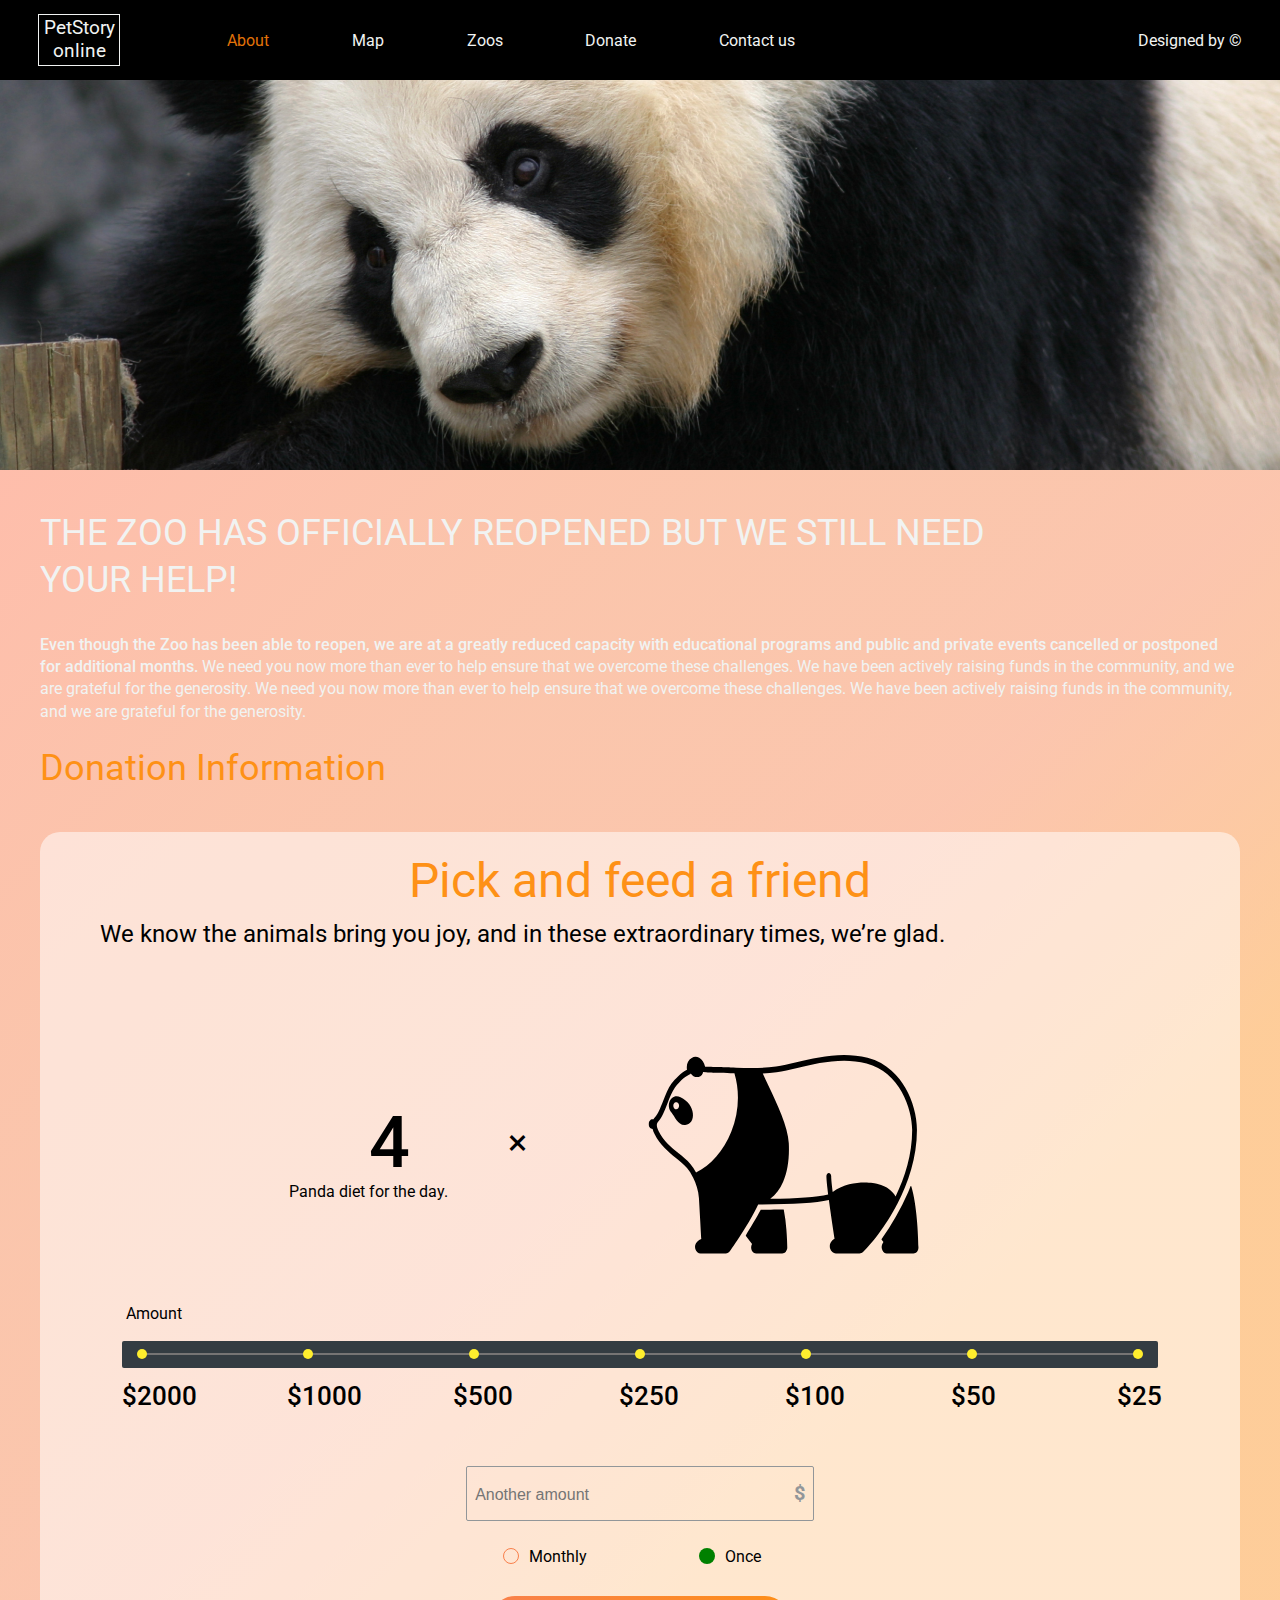
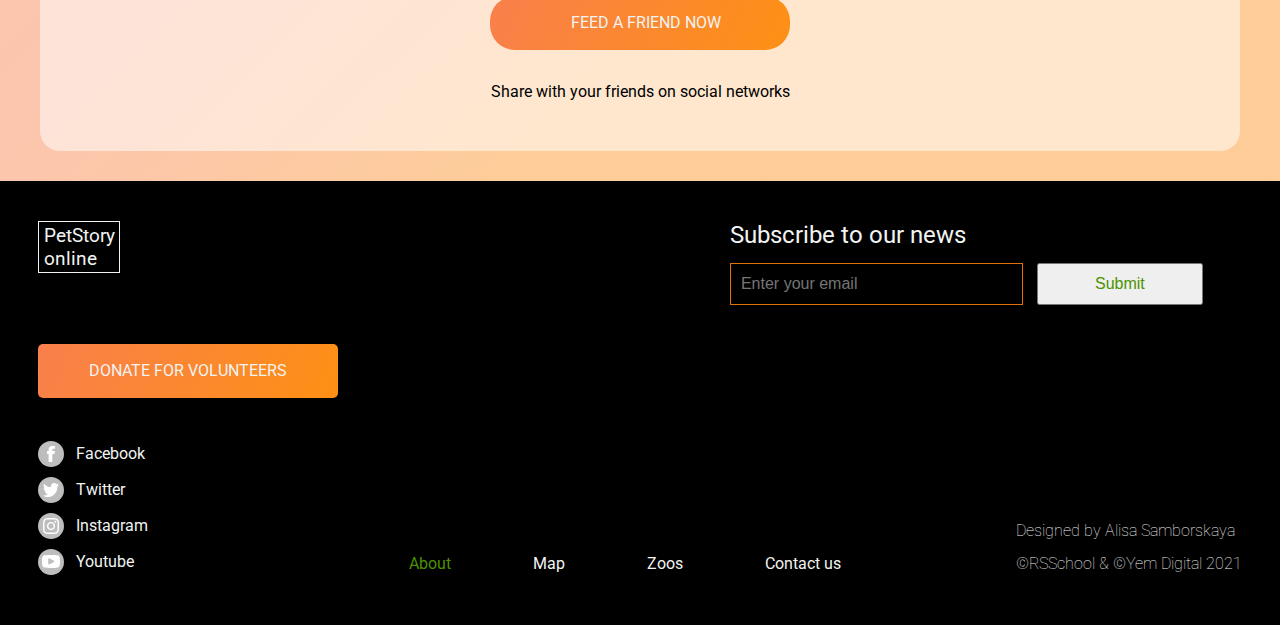
<file: src/donate/index.html>
<!DOCTYPE html>
<html lang="en">

<head>
    <meta charset="UTF-8">
    <meta http-equiv="X-UA-Compatible" content="IE=edge">
    <meta name="viewport" content="width=device-width, initial-scale=1.0">
    <meta property="og:url" content="">
    <meta property="og:type" content="website">
    <meta property="og:title" content="The best pet story ever">
    <meta property="og:image" content="">
    <title>Pet Story</title>
    <link rel="preconnect" href="https://fonts.googleapis.com">
    <link rel="preconnect" href="https://fonts.gstatic.com" crossorigin>
    <link href="https://fonts.googleapis.com/css2?family=Roboto:wght@100;300;400;500;700&display=swap" rel="stylesheet">
    <link rel="stylesheet" href="styles.css">
</head>

<body>
    <div class="container">
        <header class="header" id="header">
            <div class="header-wrapper">
                <div class="header_desktop">
                    <h1 class="logo">
                        <a href="#" class="logo_link">PetStory online</a>
                    </h1>
                    <nav class="navbar">
                        <ul class="navbar_list">
                            <li class="navbar_list_item"><a href="#" class="navbar_list_item_link active">About</a></li>
                            <li class="navbar_list_item"><a href="#" class="navbar_list_item_link">Map</a></li>
                            <li class="navbar_list_item"><a href="#" class="navbar_list_item_link">Zoos</a></li>
                            <li class="navbar_list_item"><a href="#" class="navbar_list_item_link">Donate</a></li>
                            <li class="navbar_list_item"><a href="#" class="navbar_list_item_link">Contact us</a></li>
                        </ul>
                    </nav>
                    <div class="head_copyright"><a href="#" class="head_copyright_link">Designed by ©</a></div>
                </div>
                <div class="humburger">
                    <div class="humburger_item"></div>
                    <div class="humburger_item"></div>
                    <div class="humburger_item"></div>
                </div>
            </div>
        </header>
        <main>
            <div class="bg-panda"></div>
            <section class="donate">
                <div class="donate-wrapper">
                    <article class="donate-info">
                        <h3>
                            THE ZOO HAS OFFICIALLY REOPENED BUT WE STILL NEED YOUR HELP!
                        </h3>
                        <p>
                            Even though the Zoo has been able to reopen, we are at a greatly reduced capacity with
                            educational programs and public and private events cancelled or postponed for additional
                            months.<span> We need you now more than ever to help ensure that we overcome these
                                challenges. We have been actively raising funds in the community, and we are grateful
                                for the generosity. We need you now more than ever to help ensure that we overcome these
                                challenges. We have been actively raising funds in the community, and we are grateful
                                for the generosity.</span>
                        </p>
                    </article>
                    <h3>Donation Information</h3>
                    <div class="donate-schema">
                        <div class="donate-schema_wrapper">

                            <h2>Pick and feed a friend</h2>
                            <p>We know the animals bring you joy, and in these extraordinary times, we’re glad.</p>

                            <div class="donate-card">
                                
                                <div class="card_multiply">&times;</div>
                                    <p>4</p>
                                <p>Panda diet for the day.</p>
                                <div class="card_image"></div>
                            </div>
                            <div class="progress-bar">
                                <p>Amount</p>
                                <div class="bar-outer">
                                    <div class="bar-inner"></div>
                                    <ul class="circles">
                                        <li class="radio-sum">
                                            <input type="radio" name="radio" id="sum5000" value="5000">
                                            <label for="sum5000"><i>$</i>5000</label>
                                        </li>
                                        <li class="radio-sum">
                                            <input type="radio" name="radio" id="sum2000" value="2000">
                                            <label for="sum2000"><i>$</i>2000</label>
                                        </li>
                                        <li class="radio-sum">
                                            <input type="radio" name="radio" id="sum1000" value="1000">
                                            <label for="sum1000"><i>$</i>1000</label>
                                        </li>
                                        <li class="radio-sum">
                                            <input type="radio" name="radio" id="sum500" value="500">
                                            <label for="sum500"><i>$</i>500</label>
                                        </li>
                                        <li class="radio-sum">
                                            <input type="radio" name="radio" id="sum250" value="250">
                                            <label for="sum250"><i>$</i>250</label>
                                        </li>
                                        <li class="radio-sum">
                                            <input type="radio" name="radio" id="sum100" value="100">
                                            <label for="sum100"><i>$</i>100</label>
                                        </li>
                                        <li class="radio-sum">
                                            <input type="radio" name="radio" id="sum50" value="50">
                                            <label for="sum50"><i>$</i>50</label>
                                        </li>
                                        <li class="radio-sum">
                                            <input type="radio" name="radio" id="sum25" value="25">
                                            <label for="sum25"><i>$</i>25</label>
                                        </li>
                                    </ul>
                                </div>
                            </div>
                            <form action="#" class="amount-form">
                                <div class="another-amount">
                                    <input type="number" placeholder="Another amount" max="9999">
                                    $
                                </div>
                                <div class="radio-check">
                                    <div class="radio-check-1">
                                        <input type="radio" name="radio" id="monthly">
                                        <label for="monthly">Monthly</label>
                                    </div>
                                    <div class="radio-check-2">
                                        <input type="radio" name="radio" id="once" checked>
                                        <label for="once">Once</label>
                                    </div>
                                </div>
                            </form>
                            <a href="#" class="btn btn-radius-b btn-b  donate_btn"><span>FEED A FRIEND NOW</span></a>
                            <p>Share with your friends on social networks</p>
                        </div>
                    </div>
                </div>
            </section>
        </main>
        <footer class="footer" id="footer">
            <div class="footer-container">
                <div class="footer-logo">
                    <a href=""><span>PetStory online</span></a>
                </div>
                <div class="btn-container">
                    <a href="" class="btn btn-b btn-radius-c footer_btn"><span>DONATE FOR VOLUNTEERS</span></a>
                </div>
                <div class="socials">
                    <div class="socials-list">
                        <a href="" class="social-link"><i class="social-icon icon-1"></i><span>Facebook</span></a>
                        <a href="" class="social-link"><i class="social-icon icon-2"></i><span>Twitter</span></a>
                        <a href="" class="social-link"><i class="social-icon icon-3"></i><span>Instagram</span></a>
                        <a href="" class="social-link"><i class="social-icon icon-4"></i><span>Youtube</span></a>
                    </div>
                </div>
                <div class="footer-navbar">
                    <ul class="navbar_list">
                        <li class="navbar_list_item"><a href="#" class="footer-navbar_list_item_link active">About</a>
                        </li>
                        <li class="navbar_list_item"><a href="#" class="footer-navbar_list_item_link">Map</a></li>
                        <li class="navbar_list_item"><a href="#" class="footer-navbar_list_item_link">Zoos</a></li>
                        <li class="navbar_list_item"><a href="#" class="footer-navbar_list_item_link">Contact us</a>
                        </li>
                    </ul>
                </div>
                <form class="subscribe-form">
                    <label for="email" class="input-label">
                        Subscribe to our news
                    </label>
                    <div class="subscribe-wrapper">
                        <input type="email" name="email" id="email" placeholder="Enter your email">
                        <button type="submit" class="btn-submit">Submit</button>
                    </div>
                </form>
                <div class="footer-copyright_container">
                    <div class="footer-copyright">
                        <p> Designed by Alisa Samborskaya</p>
                        <p>©RSSchool & ©Yem Digital 2021</p>
                    </div>
                </div>
            </div>
        </footer>
    </div>
</body>

</html>
</file>
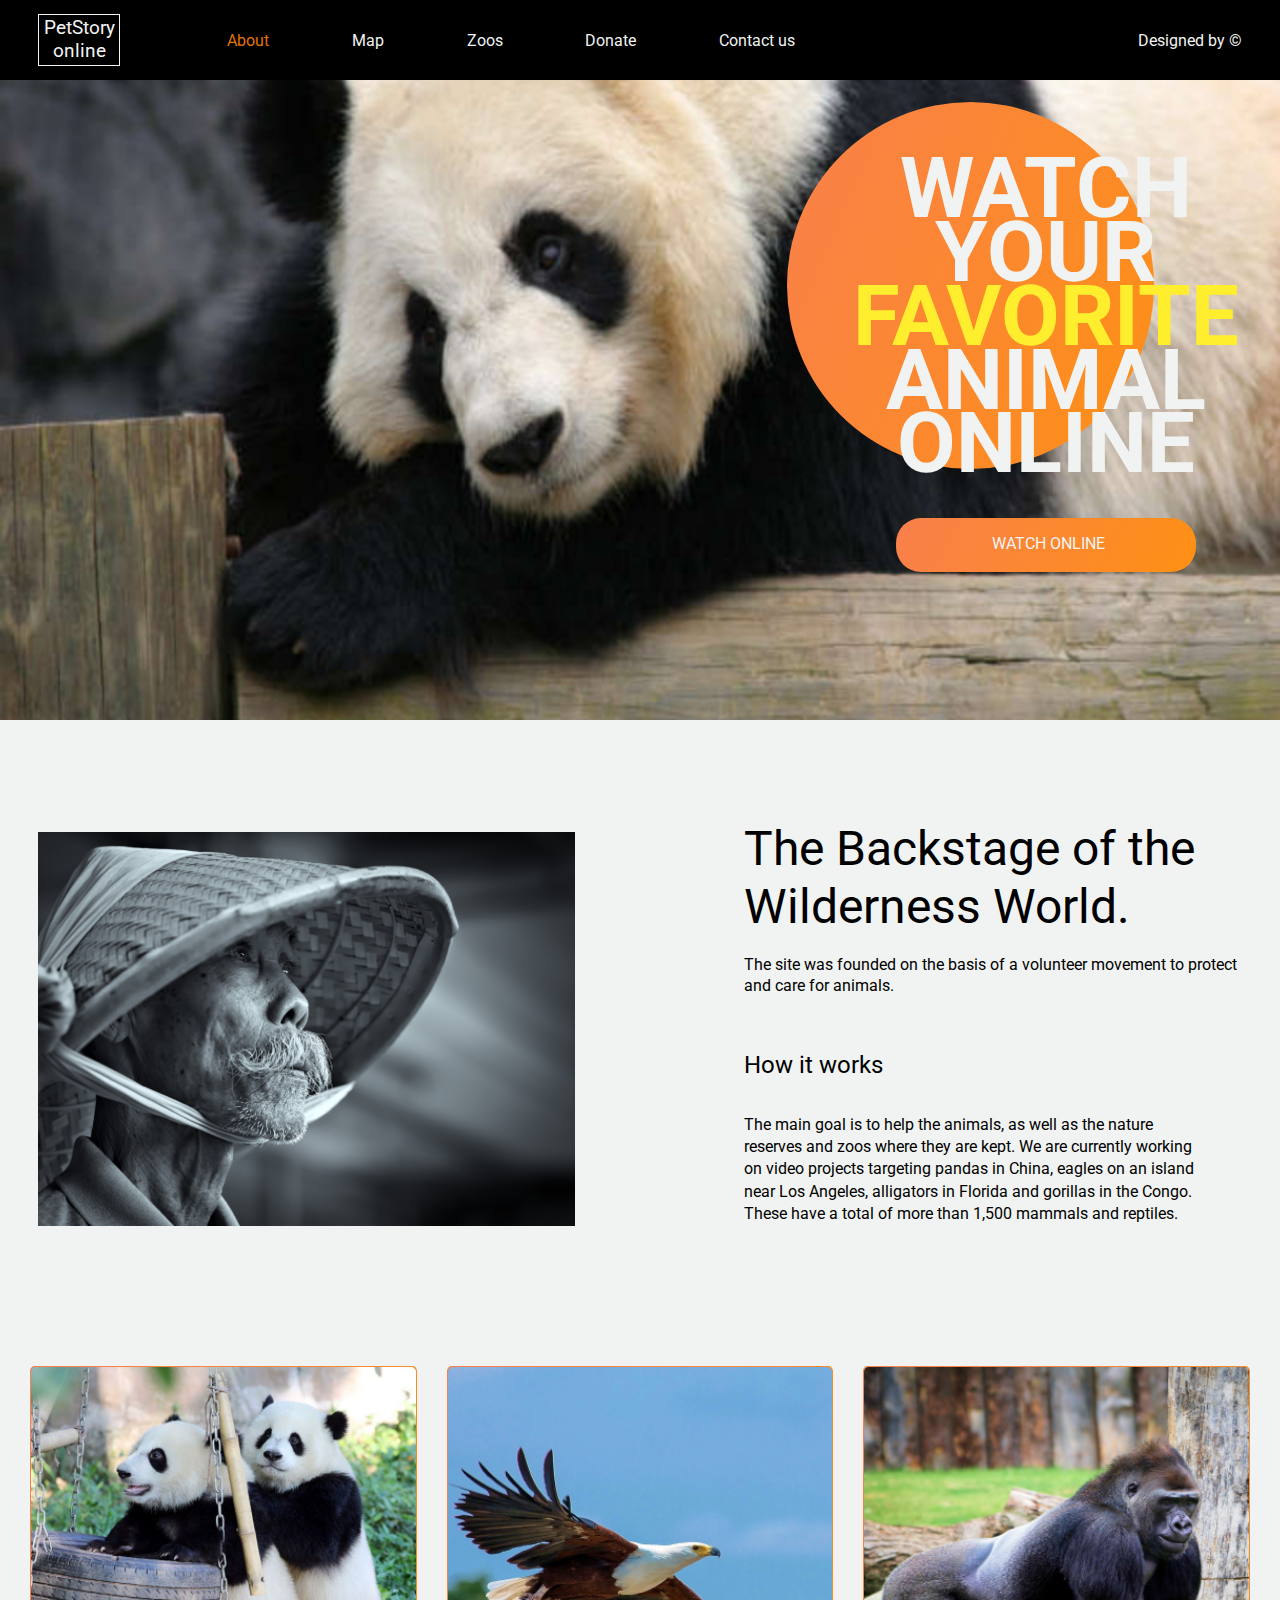
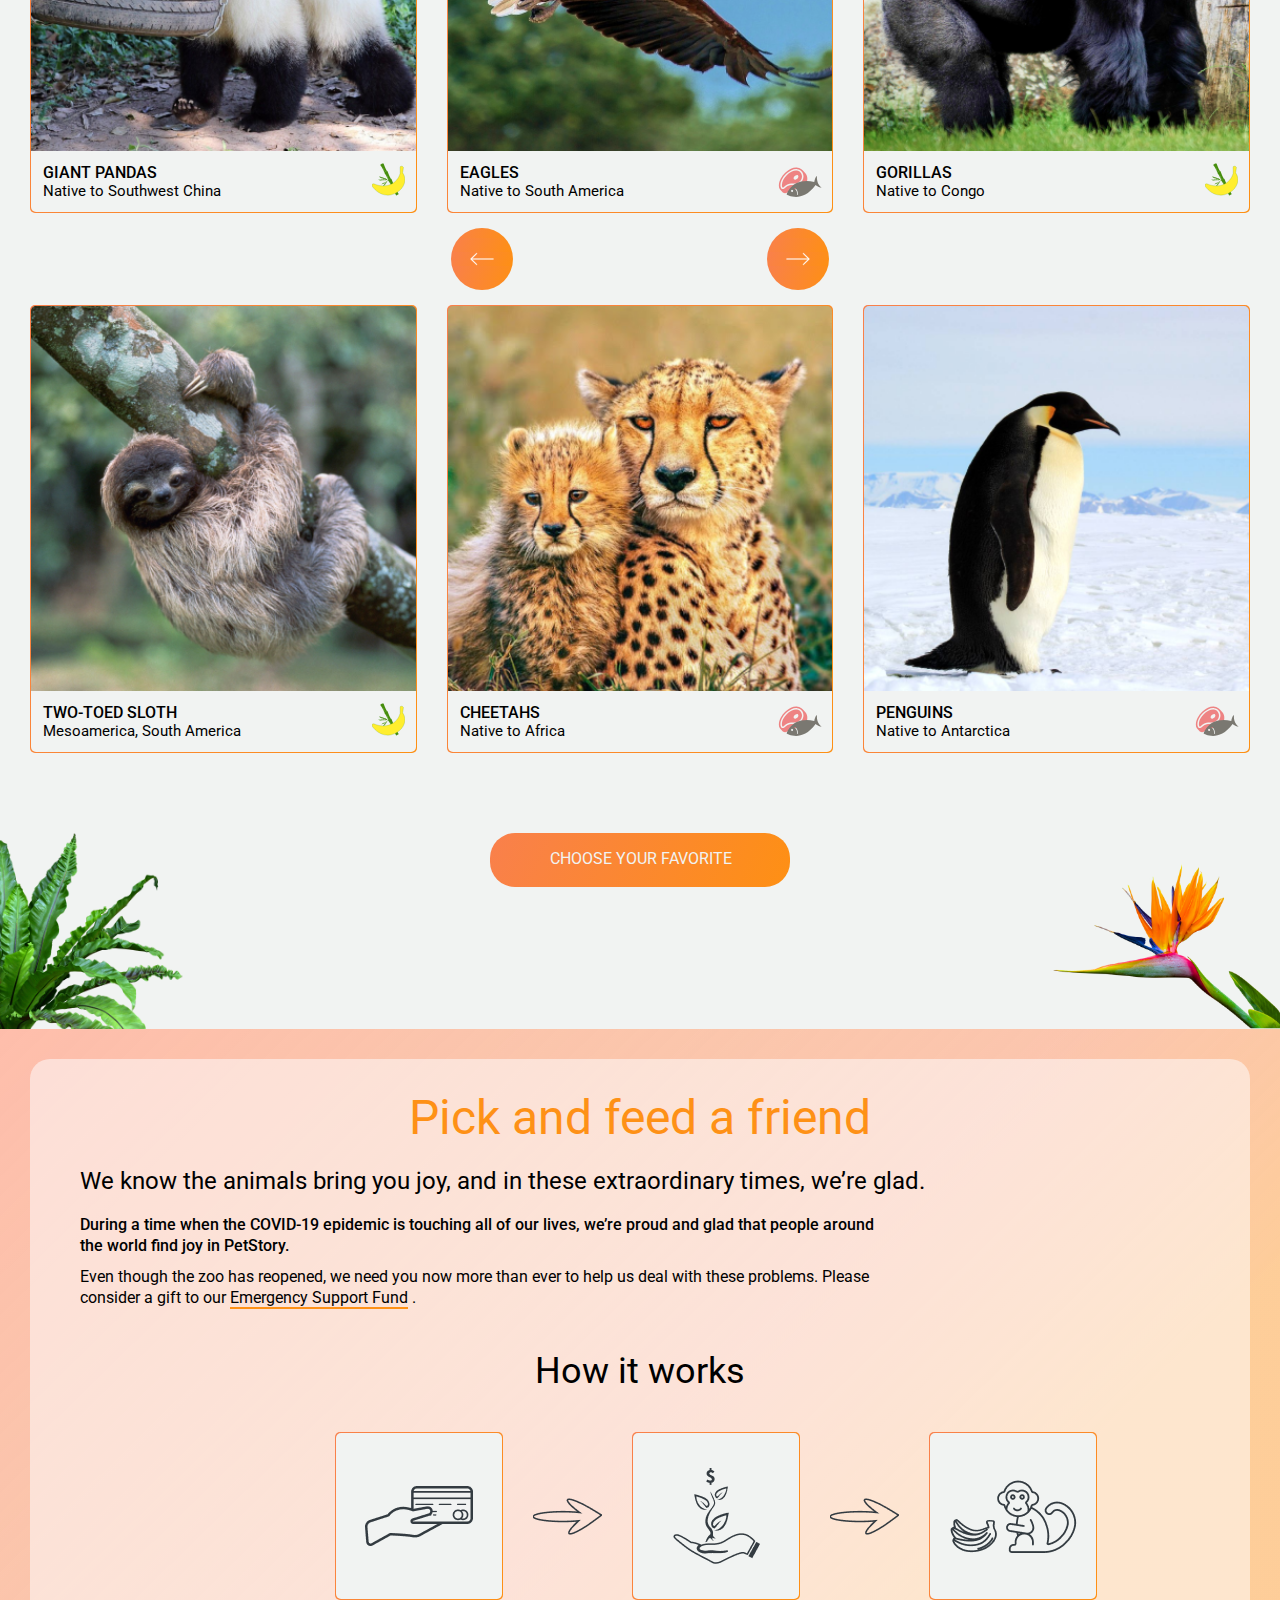
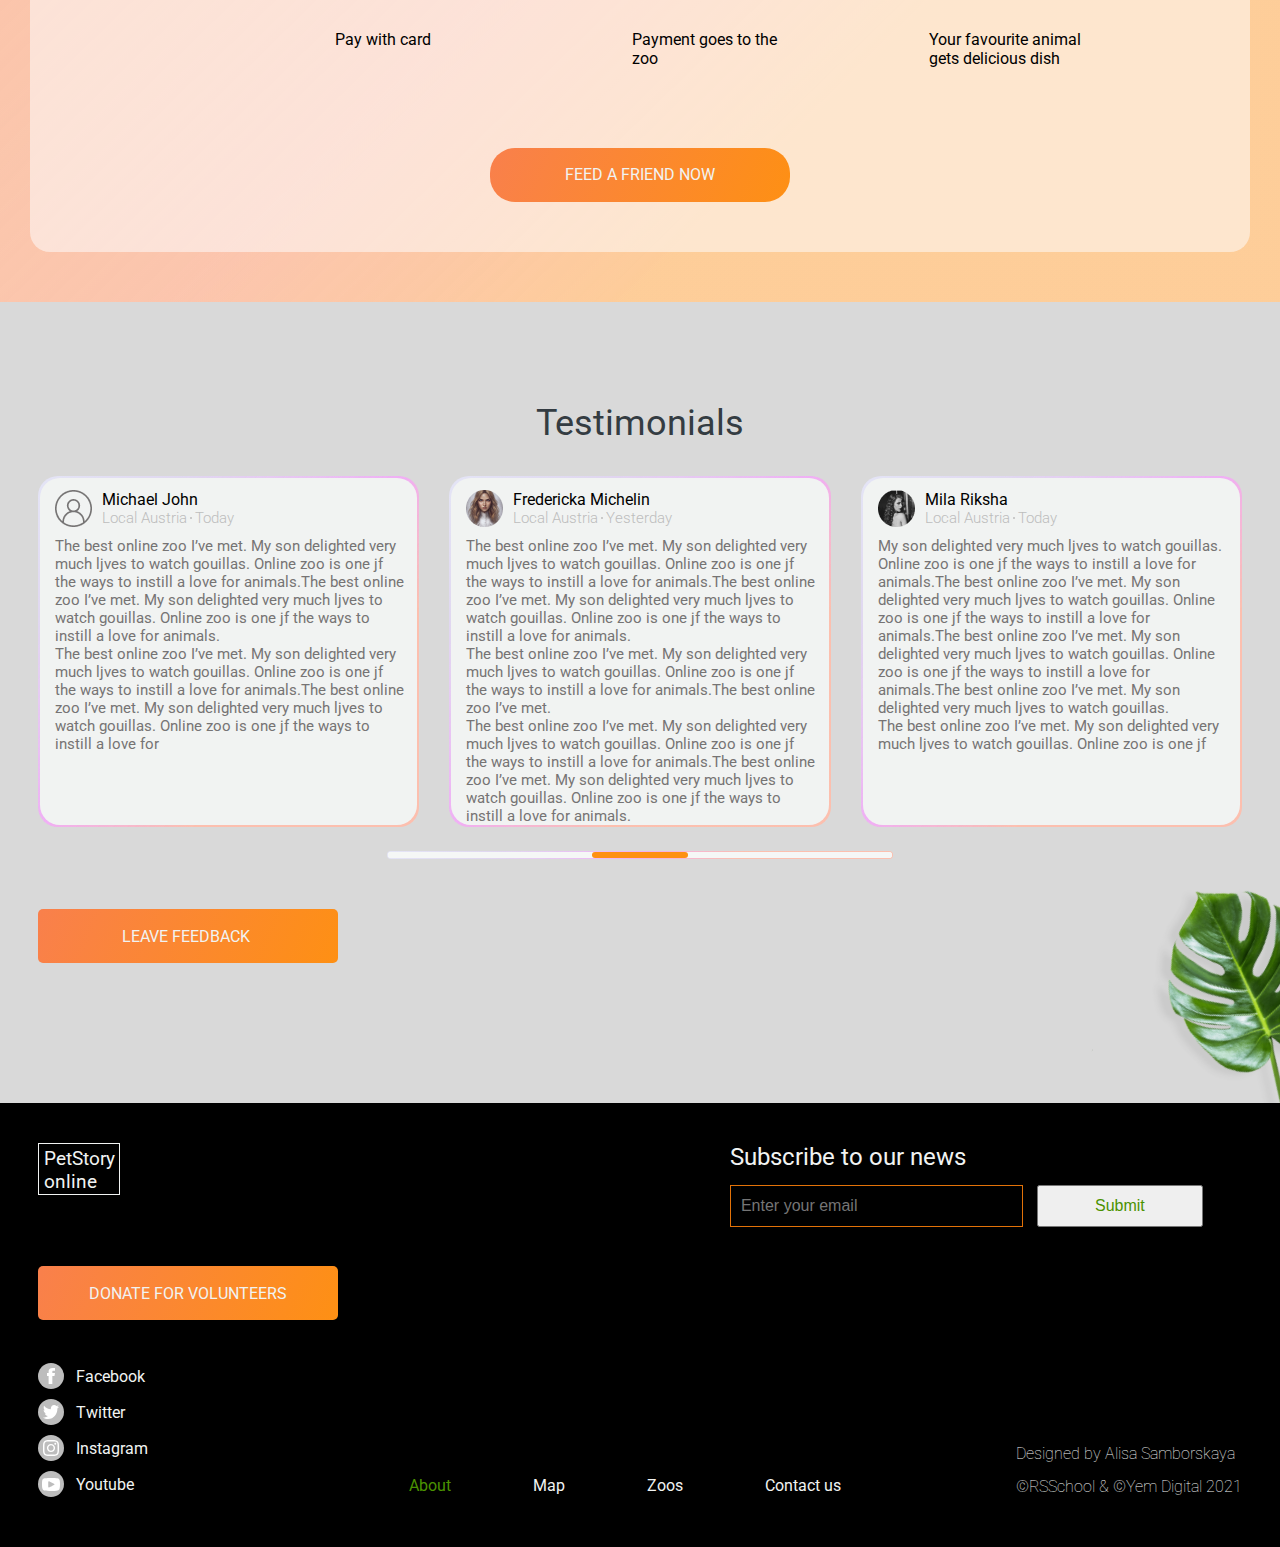
<file: src/main/index.html>
<!DOCTYPE html>
<html lang="en">

<head>
    <meta charset="UTF-8">
    <meta http-equiv="X-UA-Compatible" content="IE=edge">
    <meta name="viewport" content="width=device-width, initial-scale=1.0">
    <meta property="og:url" content="">
    <meta property="og:type" content="website">
    <meta property="og:title" content="The best pet story ever">
    <meta property="og:image" content="">
    <title>Pet Story</title>
    <link rel="preconnect" href="https://fonts.googleapis.com">
    <link rel="preconnect" href="https://fonts.gstatic.com" crossorigin>
    <link href="https://fonts.googleapis.com/css2?family=Roboto:wght@100;300;400;500;700&display=swap" rel="stylesheet">
    <link rel="stylesheet" href="styles.css">
</head>

<body>
    <div class="container">
        <header class="header" id="header">
           <div class="header-wrapper">
            <div class="header_desktop">
                <h1 class="logo">
                    <a href="#" class="logo_link">PetStory online</a>
                </h1>
                <nav class="navbar">
                    <ul class="navbar_list">
                        <li class="navbar_list_item"><a href="#" class="navbar_list_item_link active">About</a></li>
                        <li class="navbar_list_item"><a href="#" class="navbar_list_item_link">Map</a></li>
                        <li class="navbar_list_item"><a href="#" class="navbar_list_item_link">Zoos</a></li>
                        <li class="navbar_list_item"><a href="../donate/index.html" class="navbar_list_item_link">Donate</a></li>
                        <li class="navbar_list_item"><a href="#" class="navbar_list_item_link">Contact us</a></li>
                    </ul>
                </nav>
                <div class="head_copyright"><a href="#" class="head_copyright_link">Designed by ©</a></div>
            </div>
            <div class="humburger">
                <div class="humburger_item"></div>
                <div class="humburger_item"></div>
                <div class="humburger_item"></div>
            </div>
           </div>
        </header>
        <main>
            <section class="watch-online">
                <div class="bg-image">
                    <div class="whach-online_wrapper">
                        <h2 class="watch-online_text">
                            WATCH YOUR <span>FAVORITE</span> ANIMAL ONLINE
                        </h2>
                        <a href="" class="btn btn-b btn-radius-b watch-online_btn"><span>WATCH ONLINE</span></a>
                    </div>
                </div>

            </section>
            <section class="backstage" >
                <div class="flower-photo-1"></div>
                <div class="backstage_content">
                    <div class="backstage_image">
                        <img src="../../dis/images/bamboo-cap.png" alt="bamboo-cap">
                    </div>
                    <div class="backstage-articles">
                        <div class="first-article">
                            <h2>The Backstage of the Wilderness World.</h2>
                            <p>The site was founded on the basis of a volunteer movement to protect and care for
                                animals.</p>
                            </div>
                        <article class="second-article">
                            <h3>How it works </h3>
                            <p>The main goal is to help the animals, as well as the nature reserves and zoos where they
                                are kept. We are currently working on video projects targeting pandas in China, eagles
                                on an island near Los Angeles, alligators in Florida and gorillas in the Congo. These
                                have a total of more than 1,500 mammals and reptiles.</p>
                        </article>
                    </div>

                </div>
            </section>
            <section class="pets">
                <div class="pets-slider">
                    <div class="arrow arrow-left"></div>
                    <div class="pets-cards">
                        <div class="pets-card">
                            <div class="pets-card__image">
                                <img src="../../dis/images/panda_card.png" alt="">
                            </div>
                            <div class="pets-card__info banana">
                                <h4>
                                    GIANT PANDAS
                                </h4>
                                <p>Native to Southwest China</p>
                            </div>
                        </div>
                        <div class="pets-card">
                            <div class="pets-card__image">
                                <img src="../../dis/images/eagle_card.png" alt="">
                            </div>
                            <div class="pets-card__info meat">
                                <h4>
                                    EAGLES
                                </h4>
                                <p>Native to South America</p>
                            </div>
                        </div>
                        <div class="pets-card">
                            <div class="pets-card__image">
                                <img src="../../dis/images/gorilla-card.png" alt="">
                            </div>
                            <div class="pets-card__info banana">
                                <h4>
                                    GORILLAS
                                </h4>
                                <p>Native to Congo</p>
                            </div>
                        </div>
                        <div class="pets-card">
                            <div class="pets-card__image">
                                <img src="../../dis/images/bloth-card.png" alt="">
                            </div>
                            <div class="pets-card__info banana">
                                <h4>
                                    TWO-TOED SLOTH
                                </h4>
                                <p>Mesoamerica, South America</p>
                            </div>
                        </div>
                        <div class="pets-card">
                            <div class="pets-card__image">
                                <img src="../../dis/images/cheetas-card.png" alt="">
                            </div>
                            <div class="pets-card__info meat">
                                <h4>
                                    CHEETAHS
                                </h4>
                                <p>Native to Africa</p>
                            </div>
                        </div>
                        <div class="pets-card">
                            <div class="pets-card__image">
                                <img src="../../dis/images/penguin-card.png" alt="">
                            </div>
                            <div class="pets-card__info meat">
                                <h4>
                                    PENGUINS
                                </h4>
                                <p>Native to Antarctica</p>
                            </div>
                        </div>
                    </div>
                    <div class="arrow arrow-right"></div>
                </div>
                <a href="" class="btn btn-b btn-radius-b pets_btn"><span>CHOOSE YOUR FAVORITE</span></a>
                <div class="plant-1"></div>
                <div class="plant-2"></div>
            </section>
            <section class="pick-feed">
                <div class="pick-feed_container">
                    <article class="pick-feed_text">
                        <h3>
                            Pick and feed a friend
                        </h3>
                        <p>
                            We know the animals bring you joy, and in these extraordinary times, we’re glad.
                        </p>
                        <p>
                            During a time when the COVID-19 epidemic is touching all of our lives, we’re proud and glad
                            that people around the world find joy in PetStory.
                        </p>
                        <p>
                            Even though the zoo has reopened, we need you now more than ever to help us deal with these
                            problems. Please consider a gift to our <span>Emergency Support Fund</span> .
                        </p>
                    </article>
                    <div class="how-it-works">
                        <h3>How it works</h3>
                        <div class="schema">
                            <div class="schema-card">
                                <div class="schema-card_border">
                                    <div class="schema_photo_1"></div>
                                </div>
                                <p>Pay with card</p>
                            </div>
                            <div class="schema-card">
                                <div class="schema_photo_2"></div>
                            </div>
                            <div class="schema-card">
                                <div class="schema-card_border">
                                    <div class="schema_photo_3"></div>
                                </div>

                                <p>Payment goes to the zoo</p>
                            </div>
                            <div class="schema-card">
                                <div class="schema_photo_2"></div>
                            </div>
                            <div class="schema-card">
                                <div class="schema-card_border">
                                    <div class="schema_photo_4"></div>
                                </div>

                                <p>Your favourite animal gets delicious dish</p>
                            </div>
                        </div>
                    </div>
                    <a href="" class="btn btn-b btn-radius-b pick-feed_btn"><span>FEED A FRIEND NOW</span></a>
                </div>
            </section>
            <section class="testimonials">
                <div class="testimonials_container">
                    <h3>Testimonials</h3>
                    <div class="testimonials_cards">
                        <div class="testimonials_card_border">
                            <div class="testimonials_card">
                                <div class="testimonials_user">
                                    <div class="user-image">
                                        <img src="../../dis/images/user_icon.png" alt="">
                                    </div>
                                    <div class="user-info">
                                        <div class="user-info_name">Michael John</div>
                                        <div class="user-info_place">
                                            <div class="user-info_place_area">Local Austria</div>
                                            <div class="dot"></div>
                                            <div class="user-info_date">Today</div>
                                        </div>
                                    </div>
                                </div>
                                <p class="testimonials_rate">
                                    The best online zoo I’ve met. My son delighted very much ljves to watch gouillas.
                                    Online zoo is one jf the ways to instill a love for animals.The best online zoo I’ve
                                    met. My son delighted very much ljves to watch gouillas. Online zoo is one jf the
                                    ways to instill a love for animals.
                                    <span>The best online zoo I’ve met. My son delighted very much ljves to watch
                                        gouillas. Online zoo is one jf the ways to instill a love for animals.The best
                                        online zoo I’ve met. My son delighted very much ljves to watch gouillas. Online
                                        zoo is one jf the ways to instill a love for </span>

                                </p>
                            </div>
                        </div>
                        <div class="testimonials_card_border">
                            <div class="testimonials_card">
                                <div class="testimonials_user">
                                    <div class="user-image">
                                        <img src="../../dis/images/Ellipse-2.png" alt="">
                                    </div>
                                    <div class="user-info">
                                        <div class="user-info_name">Oskar Samborsky</div>
                                        <div class="user-info_place">
                                            <div class="user-info_place_area">Local Austria</div>
                                            <div class="dot"></div>
                                            <div class="user-info_date">Yesterday</div>
                                        </div>
                                    </div>
                                </div>
                                <p class="testimonials_rate">
                                    Online zoo is one jf the ways to instill a love for animals.The best online zoo I’ve
                                    met. My son delighted very much ljves to watch gouillas. <span>
                                        Online zoo is one jf the ways to instill a love for animals.The best online zoo
                                        I’ve met. My son delighted very much ljves to watch gouillas.
                                        The best online zoo I’ve met. My son delighted very much ljves to watch
                                        gouillas. Online zoo is one jf the ways to instill a love for animals.The best
                                        online zoo I’ve met. My son delighted very much ljves to watch gouillas. Online
                                        zoo is one jf the ways to instill a love for
                                    </span>

                                </p>
                            </div>
                        </div>
                        <div class="testimonials_card_border">
                            <div class="testimonials_card">
                                <div class="testimonials_user">
                                    <div class="user-image">
                                        <img src="../../dis/images/Ellipse-3.png" alt="">
                                    </div>
                                    <div class="user-info">
                                        <div class="user-info_name">Fredericka Michelin</div>
                                        <div class="user-info_place">
                                            <div class="user-info_place_area">Local Austria</div>
                                            <div class="dot"></div>
                                            <div class="user-info_date">Yesterday</div>
                                        </div>
                                    </div>
                                </div>
                                <p class="testimonials_rate">
                                    The best online zoo I’ve met. My son delighted very much ljves to watch gouillas.
                                    Online zoo is one jf the ways to instill a love for animals.The best online zoo I’ve
                                    met. My son delighted very much ljves to watch gouillas. Online zoo is one jf the
                                    ways to instill a love for animals.
                                    <span>
                                        The best online zoo I’ve met. My son delighted very much ljves to watch
                                        gouillas. Online zoo is one jf the ways to instill a love for animals.The best
                                        online zoo I’ve met.
                                    </span>
                                    <span>
                                        The best online zoo I’ve met. My son delighted very much ljves to watch
                                        gouillas. Online zoo is one jf the ways to instill a love for animals.The best
                                        online zoo I’ve met. My son delighted very much ljves to watch gouillas. Online
                                        zoo is one jf the ways to instill a love for animals.
                                    </span>


                                </p>
                            </div>
                        </div>
                        <div class="testimonials_card_border">
                            <div class="testimonials_card">
                                <div class="testimonials_user">
                                    <div class="user-image">
                                        <img src="../../dis/images/Ellipse-4.png" alt="">
                                    </div>
                                    <div class="user-info">
                                        <div class="user-info_name">Mila Riksha</div>
                                        <div class="user-info_place">
                                            <div class="user-info_place_area">Local Austria</div>
                                            <div class="dot"></div>
                                            <div class="user-info_date">Today</div>
                                        </div>
                                    </div>
                                </div>
                                <p class="testimonials_rate">
                                    My son delighted very much ljves to watch gouillas. Online zoo is one jf the ways to
                                    instill a love for animals.The best online zoo I’ve met. My son delighted very much
                                    ljves to watch gouillas. Online zoo is one jf the ways to instill a love for
                                    animals.The best online zoo I’ve met. My son delighted very much ljves to watch
                                    gouillas. Online zoo is one jf the ways to instill a love for animals.The best
                                    online zoo I’ve met. My son delighted very much ljves to watch gouillas. <span>

                                        The best online zoo I’ve met. My son delighted very much ljves to watch
                                        gouillas. Online zoo is one jf
                                    </span>

                                </p>
                            </div>
                        </div>
                    </div>
                    <div class="range-slider">
                        <input type="range" name="slider" id="slider-range">
                    </div>
                    <a href="" class="btn btn-b btn-radius-c testimonials_btn"><span>LEAVE FEEDBACK</span></a>
                    <div class="leaf-photo"></div>
                </div>
            </section>
        </main>
        <footer class="footer" id="footer">
            <div class="footer-container">
                <div class="footer-logo">
                    <a href=""><span>PetStory online</span></a>
                </div>
               <div class="btn-container">
                <a href="" class="btn btn-b btn-radius-c footer_btn"><span>DONATE FOR VOLUNTEERS</span></a>
               </div>
                <div class="socials">
                    <div class="socials-list">
                        <a href="" class="social-link"><i class="social-icon icon-1"></i><span>Facebook</span></a>
                        <a href="" class="social-link"><i class="social-icon icon-2"></i><span>Twitter</span></a>
                        <a href="" class="social-link"><i class="social-icon icon-3"></i><span>Instagram</span></a>
                        <a href="" class="social-link"><i class="social-icon icon-4"></i><span>Youtube</span></a>
                    </div>
                </div>
                <div class="footer-navbar">
                    <ul class="navbar_list">
                        <li class="navbar_list_item"><a href="#" class="footer-navbar_list_item_link active">About</a></li>
                        <li class="navbar_list_item"><a href="#" class="footer-navbar_list_item_link">Map</a></li>
                        <li class="navbar_list_item"><a href="#" class="footer-navbar_list_item_link">Zoos</a></li>
                        <li class="navbar_list_item"><a href="#" class="footer-navbar_list_item_link">Contact us</a></li>
                    </ul>
                </div>
                <form  class="subscribe-form">
                    <label for="email" class="input-label">
                        Subscribe to our news
                    </label>
                    <div class="subscribe-wrapper">
                        <input type="email" name="email" id="email" placeholder="Enter your email">
                        <button type="submit" class="btn-submit">Submit</button>
                    </div>
                </form>
                <div class="footer-copyright_container">
                   <div class="footer-copyright">
                    <p> Designed by Alisa Samborskaya</p>
                    <p>©RSSchool & ©Yem Digital 2021</p>
                   </div>
                </div>
            </div>
        </footer>
    </div>
</body>

</html>
</file>
<file: src/donate/styles.css>
:root {
    --fs-logo-desktop: 1.9rem;
    --fs-logo-tablet: 1.229rem;
    --fs-logo-tablet-humb: 1.5rem;
    --fs-normal: 1.6rem;
    --fw-100: 100;
    --fw-300: 300;
    --fw-400: 400;
    --fw-500: 500;
    --fw-700: 700;
    --lh-80: 80%;
    --lh-120: 120%;
    --lh-130: 130%;
    --lh-140: 140%;
    --clr-green: #4B9200;
    --clr-orange: hsla(32, 99%, 54%, 1);
    --clr-orange_dark: hsla(29, 93%, 46%, 1);
    --clr-yellow: #ffee2e;
    --clr-black_blue:hsla(206, 12%, 23%, 1);
    --clr-black: hsla(0, 0%, 0%, 1);
    --clr-grey: #BDBDBD;
    --clr-grey_smoky: #D9D9D9;
    --clr-light_gray: #F1F3F2;
    --clr-font-gray: #767474;
    --clr-red: #D31414;
    --clr-frosted_glass_white:hsla(0, 0%, 100%, 0.52);
    --clr-pink_gradient: linear-gradient(315.75deg, rgba(254, 189, 171, 0.74) 30.06%, rgba(243, 169, 248, 0.66) 50.74%, #E0D8F0 80.49%, #EAF7FE 127.9%, #EAF7FE 149.54%), linear-gradient(315.75deg, rgba(254, 189, 171, 0.74) 30.06%, rgba(243, 169, 248, 0.66) 50.74%, #E0D8F0 80.49%, #EAF7FE 127.9%, #EAF7FE 149.54%);
    --clr-orange_gradient: linear-gradient(315.75deg, rgba(254, 210, 144, 0.7) 30.06%, #FEBDAB 100.95%, rgba(254, 210, 144, 0.7) 106.36%), linear-gradient(315.75deg, rgba(254, 189, 171, 0.74) 30.06%, rgba(243, 169, 248, 0.66) 50.74%, #E0D8F0 80.49%, #EAF7FE 127.9%, #EAF7FE 149.54%), linear-gradient(315.75deg, rgba(254, 189, 171, 0.74) 30.06%, rgba(243, 169, 248, 0.66) 50.74%, #E0D8F0 80.49%, #EAF7FE 127.9%, #EAF7FE 149.54%);
    --clr-orange_gradient_dark: linear-gradient(113.96deg, #F9804B 1.49%, #FE9013 101.44%);
}



* {
    box-sizing: border-box;
    margin: 0;
    padding: 0;
}

html {
    font-size: 62.5%;
}

body {
    font-family: 'Roboto', sans-serif;
    background-color: var(--clr-black);

}

a {
    text-decoration: none;
    color: var(--clr-light_gray);
}

li {
    list-style: none;
}

/* container */
.container {
    max-width: 1600px;
    margin: 0 auto;
    background-color: var(--clr-light_gray);
    position: relative;
}

/* header */
.header {
    position: fixed;
    width: 100%;
    margin: 0 auto;
    z-index: 5;
    background-color: var(--clr-black);
}
.header-wrapper{
    width: 94%;
    margin: 0 auto;
    padding: .225rem 0;
    display: flex;
    justify-content: space-between;
    align-items: center;
    background-color: var(--clr-black);
    
}
.humburger {
    width: 1.8rem;
    display: flex;
    flex-direction: column;
    justify-content: space-between;
    align-items: center;
    gap: .2rem;
}

.humburger_item {
    width: 100%;
    height: 2px;
    background: var(--clr-light_gray);
    border-radius: 2px;
}

h1 {
    max-width: 4.6rem;
    display: inline-block;
    font-size: var(--fs-logo-tablet);
    font-weight: var(--fw-400);
    text-align: center;
    line-height: var(--lh-120);
}

.navbar,
.head_copyright {
    display: none;
    position: absolute;
}

/* when humburger clicked */
.change .header-wrapper {
    width: 100%;
    padding: 1rem 1rem 4rem;
    align-items: flex-start;
    background-color: var(--clr-light_gray);
}

.change .humburger_item {
    background: var(--clr-black_blue);
}

.change .humburger_item:nth-child(2) {
    display: none;
}

.change .humburger_item:nth-child(1) {
    transform: rotate(-45deg) translate(-.28rem, .28rem);
}

.change .humburger_item:nth-child(3) {
    transform: rotate(45deg);
}

.change h1 {
    max-width: 6.5rem;
    font-size: var(--fs-logo-tablet-humb);
    border: 1px solid var(--clr-orange_dark);
}

.change a {
    color: var(--clr-black);
}

.change h1>a,
a.active {
    color: var(--clr-orange_dark);
}

.change .header_tablet {
    display: flex;

    flex-direction: column;
    gap: 1.5rem;
}

.change .navbar {
    display: block;
    position: relative;
    padding-top: 1.5rem;
}

.change .navbar_list {
    display: flex;
    flex-direction: column;
    align-items: flex-start;
    gap: 1.5rem;
}

.change .navbar_list_item_link,
.head_copyright_link {
    font-size: var(--fs-normal);
    font-weight: var(--fw-400);
}

.active {
    color: var(--clr-orange_dark);
}



@media screen and (min-width: 768px) {
    .header {
        width: 100%;
        margin: 0 auto;
        position: relative;
        top: 0;
        left: 0;
    }
    .header-wrapper{
        padding: 1.4rem 0;
    }
    .humburger {
        display: none;
        position: absolute;
    }

    .navbar,
    .head_copyright {
        display: flex;
        position: relative;
    }
    .head_copyright {
        grid-column: -1;
    }
    h1 {
        max-width: 8.2rem;
        padding: .221rem .475rem;
        font-size: var(--fs-logo-desktop);
        border: 1px solid var(--clr-light_gray);
    }

    .header_desktop {
        width: 100%;
        display: grid;
        grid-template-columns: 1fr 4fr 1fr;
        align-items: center;
    }

    .navbar {
        width: 79%;
    }

    .navbar ul {
        width: 98%;
        margin: 0 auto;
        display: flex;
        justify-content: space-between;
        font-size: var(--fs-normal);
        position: relative;
    }
}

@media screen and (min-width: 1440px) {
    .header-wrapper{
        width: 72.5%;
        padding: 1.4rem 0;
    }
    .navbar {
        width: 68%;
        position: relative;
        right: 3.6rem;
    }
}


/* bg-panda */
.bg-panda{
    width: 100%;
    min-height: 39rem;
    background: url(../../dis/images/panda_bg.png) no-repeat;
    background-size: 1600px 390px;
    background-position: center;
}
@media screen and (max-width:768px) {
    .bg-panda{
        width: 100%;
        min-height: 37rem;
        background: url(../../dis/images/panda_bg.png) no-repeat;
        background-size: 1373px 370px;
        background-position: center;
    }
}
@media screen and (max-width:600px) {
    .bg-panda{
        min-height: 22.1rem;
        background: url(../../dis/images/panda_bg.png) no-repeat;
        background-size: 766px 221px;
        background-position: center;
    }
}

/* donate */
.donate{
    width: 100%;
    margin: 0 auto;
    background: var(--clr-orange_gradient);
}
.donate-wrapper{
    width: 72.5%;
    margin: 0 auto;
    padding-bottom: 18rem;
}
.donate-info{
    width: 100%;
    padding: 4rem 0 4.8rem;
    margin: 0 auto ;
    color: var(--clr-light_gray);
}
.donate-wrapper h3{
    font-size: 3.6rem;
    font-weight: var(--fw-400);
    line-height: var(--lh-130);
}
.donate-info p{
    margin-top: 1rem;
    font-size: 1.6rem;
    font-weight: var(--fw-500);
    line-height: var(--lh-140);
}
.donate-info p>span{
    font-weight: var(--fw-400);

}
.donate-wrapper>h3{
    color: var(--clr-orange);
    margin-bottom: 6rem;
}
.donate-schema{
    width: 100%;
    margin: 0 auto;
    padding-top: 3.8rem;
    padding-bottom: 6.4rem;
    background: var(--clr-frosted_glass_white);
    border-radius: 20px;

}
.donate-schema_wrapper{
    width: 84%;
    margin: 0 auto;
}
.donate-schema_wrapper h2{
text-align: center;
font-size: 4.8rem;
font-weight: var(--fw-400);
color: var(--clr-orange);
line-height: var(--lh-120);
}
.donate-schema_wrapper > p:nth-of-type(1){
    margin-top: 2rem;
    margin-bottom: 6rem;
    font-size: 2.4rem;
}
.donate-card{
    width:56%;
    min-height: 24.6rem;
    margin: 0 auto;
    display: grid;
    grid-template-columns: repeat(7,1fr);
    grid-template-rows: repeat(3,1fr);
}
.card_image{
    grid-column: 4/ span 6;
    grid-row: 1/span 3;
    background: url(../../dis/icons/animals-widget.svg) no-repeat;
    background-size: 100% 100%;
    width: 100%;
}


.donate-card>p:nth-of-type(1){
    position: relative;
    top: 1rem;
    grid-column: 1/3;
    grid-row: 2/4;
    text-align: center;
font-size: 7.2rem;
font-weight: var(--fw-500);
}
.card_multiply{
    width: 55%;
    text-align: center;
    grid-column: 3;
    grid-row: 2;
    font-size: 3.6rem;
    position: relative;
    top: 3.2rem;
}
.donate-card>p:nth-of-type(2){
    position: relative;
    top: 1rem;
    grid-column:1/4;
    grid-row: 3;
    font-size: var(--fs-normal);

}
.progress-bar{
    width: 100%;
    margin: 5rem auto;
}
.progress-bar>p{
    font-size: var(--fs-normal);
    margin-left: .4rem;
    margin-bottom: 1.8rem;
}
.bar-outer{
    width: 100%;
    margin: 0 auto;
    background-color: var(--clr-black_blue);
    height: 2.7rem;
    border-radius: 2px;
    position: relative;
}
.bar-inner{
    width:93.75%;
    margin: 0 auto;
    height: 2px;
    background-color: var(--clr-font-gray);
    position: relative;
    top: calc(50% - 1px);
}
.circles{
    position: relative;
    top: 6px;
    width: 100%;
    margin: 0 auto 4.8rem;
    display: grid;
    grid-template-columns: repeat(8,7.3%);
    justify-content: space-between;
}
.radio-sum{
    width: 100%;
    display: flex;
    flex-direction: column;
    justify-content: space-between;
    align-items: center;
    gap: 2.2rem;
}
i{
    font-style: normal;
}
.radio-sum label{
    width: 100%;
    text-align: start;
    font-size: 2.6rem;
    font-weight: var(--fw-500);
}




.radio-sum input{
    position: relative;
    cursor: pointer;
    width: 10px;
    height: 10px;
    appearance: none;
    background-color: var(--clr-yellow);
    border: none;
    border-radius: 50%;
}

.radio-sum input[type="radio"]:focus {
    width: 10px;
    height: 10px;
    background-color: var(--clr-orange);
}
.radio-sum input[type="radio"]:focus::before {
    content: "";
    position: absolute;
    top: calc(-50% - 4px);
    left: calc(-50% - 4px);
    width: 24px;
    height: 24px;
    border-radius: 50%;
    background-color: transparent;
    border: 2px solid#FE9013;

}
.radio-sum input[type="radio"]:focus::after {
    content: "";
    position: absolute;
    top:calc(-50% - 12px);
    left: calc(-50% - 12px);
    width: 40px;
    height: 40px;
    border-radius: 50%;
    transform: scale(1.5, 1.5);
    background-color: transparent;
    border: 2px solid#FE9013;
    animation: focus-animation .3s forwards;

}

@keyframes focus-animation {
    0% {
        transform: scale(0, 0);
    }

    50% {
        transform: scale(.5, .5);
    }

    100% {
        transform: scale(1, 1);
    }
}



.radio-sum label:hover,.radio-sum-1 label:hover p,
.radio-sum input[type="radio"]:hover+label {
    cursor: pointer;
    color: var(--clr-orange);
    transition: all 0.5s;
}

.amount-form {
    width: 30%;
    margin: 0 auto;
    padding: 4.8rem 0 3rem;
}

.another-amount {
    width: 92%;
    margin: 0 auto;
    font-size: 2rem;
    font-weight: var(--fw-700);
    margin-bottom: 2.6rem;
    padding: 0 8px;
    border: 1px solid #929699;
    border-radius: 2px;
    display: flex;
    justify-content: space-between;
    align-items: center;
    color: #929699;
}
input[type="number"]::placeholder{
    font-size: 1.6rem;
}
.another-amount:hover {
    color: green;
    border-color: green;
}

.another-amount:hover input[type="number"]::placeholder {
    color: green;
}

input[type="number"]:invalid {
    color: red;
}

.another-amount input {
    height: 53px;
    width: 100%;
    background-color: transparent;
    outline: none;
    border: none;
    border-radius: 2px;
    font-size: 2rem;
}

.another-amount input::-webkit-outer-spin-button,
.another-amount input::-webkit-inner-spin-button {
   appearance: none;
    margin: 0;
}

.radio-check {
    width: 70%;
    margin: 0 auto;
    padding-right: .6rem;
    display: flex;
    justify-content: space-between;
    align-items: center;
    position: relative;
    right: .5rem;
}
.radio-check label{
    font-size: var(--fs-normal);
}
.radio-check-1,
.radio-check-2 {
    display: flex;
    justify-content: space-between;
    align-items: center;
    gap: 1rem;
}
.radio-check-1 input,
.radio-check-2 input {
    appearance: none;
    background-color: transparent;
    width: 1.6rem;
    height: 1.6rem;
    border: 1px solid rgba(249, 128, 75, 1);
    border-radius: 50%;
}
.radio-check-1 input:checked,
.radio-check-2 input:checked {
    appearance: none;
    background-color: green;
    border: none;

}

.radio-check-1 input:checked+label,
.radio-check-2 input:checked+label {
    color: black;
}


.donate-schema_wrapper>p:nth-of-type(2){
    width: 100%;
    text-align: center;
    font-size: var(--fs-normal);
}

@media screen and (max-width:1280px) {
    .donate-wrapper{
        width: 93.75%;
        margin: 0 auto;
        padding-bottom: 3rem;
    }
    .donate-wrapper h3{
        max-width: 80%;
    }
    .donate-info p{
        margin-top: 3rem;
    }
    .donate-info{
        padding: 4rem 0 2.2rem;
    }
    .donate-wrapper>h3{
        margin-bottom: 4rem;
    }
    .donate-schema{
        padding-top: 2rem;
        padding-bottom: 5rem;
        }
    .donate-schema_wrapper{
        width: 90%;
    }
    .donate-schema_wrapper > p:nth-of-type(1){
        margin-top: 1rem;
    }
    .donate-card{
        width:65%;
    }
    .progress-bar{
        width: 96%;
        margin: 5rem auto;
    }
    .circles{
        grid-template-columns: repeat(7,4%);
    }
    .bar-inner{
        width:96%;
    }
    .radio-sum:nth-of-type(1){
        display: none;
        position: absolute;
    }
    .amount-form {
        width: 35%;
    }
}
@media screen and (max-width:768px) {
    .donate-wrapper{
        width: 93.75%;
        margin: 0 auto;
        padding-bottom: 4.6rem;
    }
    .donate-info{
        padding: 2.8rem 0 2.6rem;
    }
    .donate-wrapper h3{
        font-size: 2.4rem;
        max-width: 100%;
    }
    .donate-info p{
        margin-top: 1.8rem;
    }
   
    .donate-wrapper>h3{
        margin-bottom: 3rem;
        font-size: 3.6rem;
    }
    .donate-schema{
        padding-top: 3rem;
        padding-bottom: 3.4rem;
        }
    .donate-schema_wrapper{
        width: 100%;
    }
    .donate-schema_wrapper > p:nth-of-type(1){
        text-align: center;
        margin-top: 2rem;
        margin-bottom: 5rem;
    }
    .donate-card{
        width:90%;
    }
    .progress-bar{
        width: 100%;
        margin: 3.2rem auto;
    }
    .circles{
        grid-template-columns: repeat(5,13%);
    }
    .bar-inner{
        width:87%;
    }
    .radio-sum:nth-of-type(2),.radio-sum:nth-of-type(3){
        display: none;
        position: absolute;
    }
    .radio-sum{
        gap: 2.4rem;
    }
    .radio-sum label{
        width: 64%;
    }
    .amount-form {
        width: 32.5%;
        padding: 6.6rem 0 3rem;
    }
    .another-amount{
        margin-bottom: 3rem;
    }
    .another-amount input {
        height: 42px;
    }
    .radio-check {
        width: 100%;
        padding-right: 0rem;
        right: 1rem;
        gap: 5rem;
    }
}

@media screen and (max-width:400px) {
    .donate-wrapper{
        width: 94%;
        margin: 0 auto;
        padding-bottom: 2rem;
    }
    .donate-info{
        padding: 2.8rem 0 0;
    }
    .donate-wrapper h3{
        font-size: 2.4rem;
        max-width: 100%;
    }
    .donate-info p{
        margin-top: 1.6rem;
    }
   
    .donate-wrapper>h3{
        margin-bottom: 3rem;
        font-size: 2.4rem;
    }
    .donate-schema{
        padding-top: 2rem;
        padding-bottom: 2rem;
        }
    .donate-schema_wrapper{
        width: 100%;
    }
    .donate-schema_wrapper > p:nth-of-type(1){
        font-size: var(--fs-normal);
        text-align: center;
        margin-top: 1rem;
        margin-bottom: 1rem;
    }
    .donate-card{
        width:99%;
        min-height: 14.6rem;
    }
    .donate-schema_wrapper h2{
        font-size: 2.4rem;
        }
        .card_image{
            width: 95%;
            background: url(../../dis/icons/animals-widget.svg) no-repeat;
    background-size: 100%;
    background-position:center  ;
        }
        .donate-card>p:nth-of-type(1){
            top: 0.8rem;
        font-size: 4rem;
        }
        .card_multiply{
            width: 60%;
            font-size: 2rem;
            top: 2.2rem;
        }
        .donate-card>p:nth-of-type(2){
            font-size: .9rem;
            top: 0.7rem;
        }
    .progress-bar{
        width: 100%;
        margin: 0.4rem auto;
    }
    .progress-bar>p{
        margin-left: 0rem;
        
    margin-bottom: 1rem;
    }
    .circles{
        grid-template-columns: repeat(5,13%);
        top: 3px;
    }
    .bar-outer{
        height: 1.35rem;
    }
    .bar-inner{
        width:87%;
        height: 1px;
    }
    .radio-sum:nth-of-type(2),.radio-sum:nth-of-type(3){
        display: none;
        position: absolute;
    }
    .radio-sum{
        gap: 1.2rem;
    }
    .radio-sum label{
        width: 64%;
        font-size: 1.3rem;
    }
    .radio-sum input{
        width: 5px;
        height: 5px;
    }
    .amount-form {
        width: 65%;
        padding: 4.4rem 0 3rem;
    }
    .another-amount{
        margin-bottom: 2.5rem;
    }
    .donate-schema_wrapper>p:nth-of-type(2){
        width: 100%;
        text-align: start;
        font-size: var(--fs-normal);
    }
}

/* footer 1600px */
.footer{
    max-width: 100%;
    margin: 0 auto;
    background: var(--clr-black);
    
}
.footer-container{
    width: 72.5%;
    margin: 0 auto;
    padding: 4rem 0 5rem;
    display: grid;
    grid-template-columns: repeat(3,1fr);
    grid-template-rows: repeat(4,1fr);
}
.footer-logo{
    grid-column:1/2 ;
    grid-row: 1/2;
    max-width: 8.2rem;
    max-height: 5.2rem;
    padding: .221rem .475rem;
    font-size: var(--fs-logo-desktop);
    border: 1px solid var(--clr-light_gray);
}
.btn-container{
    width: 100%;
    grid-column:  1/2;
    grid-row: 2/3;
    position: relative;
}
.footer_btn{
    display: block;
    position: absolute;
    bottom: .5rem;
}
.footer_btn span{
    position: relative;
    top: 33%;
    left: 17%;
}
.footer-navbar{
    grid-column:  2/3;
    grid-row: 4;
    width: 100%;
    position: relative;
}

.socials{
    grid-column:  1/2;
    grid-row: 3/ span 4;
    width: 100%;
    margin:4.3rem auto 0;
}
.subscribe-form{
    grid-column:  3;
    grid-row: 1/2;
    width: 100%;
    margin-left: 2rem;
    padding-right: 2rem;

}
.footer-copyright_container{
    grid-column:  3;
    grid-row: 4;
    
    position: relative;
}
.footer-copyright{
    position: absolute;
    bottom: 0;
    right: 0;
    display: flex;
    flex-direction: column;
    gap: 1.2rem;
   
}
.footer-copyright p{
    color: var(--clr-light_gray);
    font-size: var(--fs-normal);
    font-weight: var(--fw-100);
    line-height: var(--lh-130);
}
.footer-navbar .navbar_list{
    width: 100%;
    display: flex;
        justify-content: space-between;
    font-size: var(--fs-normal);
    position: absolute;
    bottom: .5rem;
    padding: 0 1.2rem;
}
.input-label{
    color: var(--clr-light_gray);
    font-size: 2.4rem;
    font-weight: var(--fw-400);
}
.subscribe-wrapper{
    display: flex;
    justify-content: space-between;
    padding-top: 1.2rem;
}
input[type="email"]{
    width: 62%;
    height: 4.2rem;
    padding-left: 1rem;
    border: none;
    outline: none;
    font-size: 1.6rem;
    background-color: var(--clr-black);
    color: var(--clr-light_gray);
    border: 1px solid var(--clr-orange_dark);
}
.btn-submit{
    width: 35%;
    color: var(--clr-green);
    font-size: var(--fs-normal);
}
.socials-list{
    margin: 0 auto;
    display: inline-flex;
    flex-direction: column;
    font-size: var(--fs-normal);
    gap: 1rem;
}
.social-link{
    display: flex;
    align-items: center;
    justify-content: flex-start;
    gap: 1.2rem;
}
.social-link i{
    width: 2.6rem;
    height: 2.6rem;
    border-radius: 50%;
}
.social-link .icon-1{
    background: url(../../dis/icons/facebook.svg) no-repeat, var(--clr-grey) ;
    background-position: center center;
}
.social-link .icon-2{
    background: url(../../dis/icons/twitter.svg) no-repeat, var(--clr-grey) ;
    background-position: center center;
}
.social-link .icon-3{
    background: url(../../dis/icons/insta.svg) no-repeat, var(--clr-grey) ;
    background-position: center center;
}
.social-link .icon-4{
    background: url(../../dis/icons/youtube.svg) no-repeat, var(--clr-grey) ;
    background-position: center center;
}

@media  screen and (max-width: 1280px) {
    .footer-container{
        width: 94%;
        grid-template-columns: max(30%) max(37.5%) 1fr;
    }
    .footer-navbar .navbar_list{
        bottom: 0.2rem;
        padding: 0 1rem;
    }
    .subscribe-form{
        grid-column:  2/ span 3;
        grid-row: 1/2;
        width: 58.5%;
        margin: 0 auto;
        position: relative;
        left: 18.5%;
    
    }
    .subscribe-wrapper{
        padding-top: 1.4rem;
    }
    .footer_btn{
        bottom: 0rem;
    }
}
@media  screen and (max-width: 768px) {
    .footer-container{
        width: 94%;
        grid-template-columns: max(30%) max(37.5%) 1fr;
        grid-template-rows: repeat(5,1fr);
        padding: 1.5rem 0 2rem;
    }
    .footer-navbar{
        grid-column:  1/3;
        grid-row: 5;
        width: 74%;
        position: relative;
    }
    .footer-navbar .navbar_list{
        bottom: 0.5rem;
        padding:0;
    }

    .subscribe-form,.social-link span{
        display: none;
        position: absolute;
    
    }
    .socials{
        grid-column: 3;
        grid-row: 1/span 3;
        margin:0rem auto 0;
        position: relative;
    }
    .socials-list{
        gap: 2rem;
        position: absolute;
        right: 0;
    }
    .subscribe-wrapper{
        padding-top: 1.4rem;
    }
    .btn-container{
        width: 100%;
        grid-column:  1/3;
        grid-row: 2/4;
        position: relative;
    }
    .footer_btn{
        top: 30%;
    }
    .footer-copyright_container{
        grid-column:  2/span 3;
        grid-row: 5;
    }
}
@media  screen and (max-width: 600px) {
    .footer-container{
        width: 93.75%;
        grid-template-columns:1fr;
        grid-template-rows: repeat(11,1fr);
        padding: 2rem 0 2rem;
    }
    .footer-logo{
        grid-column:1;
        grid-row: 1/2;
        max-width: 100%;
        padding: 0;
        font-size: var(--fs-logo-desktop);
        border: none;
        text-align: center;
    }
    .footer-navbar{
        grid-column:  1;
        grid-row: 11;
        width: 92%;
        position: relative;
        margin: 0 auto;
    }
    .footer-navbar .navbar_list{
        bottom: -6px;
        padding:0;
    }

   
    .socials{
        width: 100%;
        grid-column: 1;
        grid-row: 3/4;
        margin:0 auto;
        position: relative;
    }
    .socials-list{
        width: 65%;
        display: flex;
        flex-direction: row;
        justify-content: space-between;
        gap: 2rem;
        position: relative;
        right: 0;
    }
    .subscribe-wrapper{
        padding-top: 1.4rem;
    }
    .btn-container{
        width: 100%;
        grid-column:  1;
        grid-row: 5;
        position: relative;
    }
    .footer_btn{
        top: 18%;
    }
    .footer-copyright_container{
        grid-column:  1;
        grid-row: 8/10;
        top: 10px;
    }
    .footer-copyright p{
        font-size: 1.5rem;
    }
}




/* utility */
.btn {
    background: var(--clr-orange_gradient_dark);
    font-size: var(--fs-normal);
}

.donate_btn{
    display: block;
    margin: 0 auto;
    position: relative;
    margin-bottom: 3.2rem;
}
.donate_btn span{
    position: absolute;
    top: 33%;
    left: 27%;
}

.btn-b {
    width: 30rem;
    height: 5.4rem;
}
.btn-radius-b{
    border-radius: 25px;

}
.btn-radius-c{
    border-radius: 5px;
}
.btn:hover {
    background: var(--clr-orange_dark);
}
a:hover .social-icon,.btn:active{
    background-color: var(--clr-green);
}

.social-link:hover span, .footer-logo:hover span,.footer-navbar_list_item_link:hover,.footer-navbar_list_item_link.active {
    color: var(--clr-green);
}

.header a:hover{
    color: var(--clr-orange_dark);
}
</file>
<file: src/main/styles.css>
:root {
    --fs-logo-desktop: 1.9rem;
    --fs-logo-tablet: 1.229rem;
    --fs-logo-tablet-humb: 1.5rem;
    --fs-normal: 1.6rem;
    --fw-100: 100;
    --fw-300: 300;
    --fw-400: 400;
    --fw-500: 500;
    --fw-700: 700;
    --lh-80: 80%;
    --lh-120: 120%;
    --lh-130: 130%;
    --lh-140: 140%;
    --clr-green: #4B9200;
    --clr-orange: hsla(32, 99%, 54%, 1);
    --clr-orange_dark: hsla(29, 93%, 46%, 1);
    --clr-yellow: #ffee2e;
    --clr-black_blue:hsla(206, 12%, 23%, 1);
    --clr-black: hsla(0, 0%, 0%, 1);
    --clr-grey: #BDBDBD;
    --clr-grey_smoky: #D9D9D9;
    --clr-light_gray: #F1F3F2;
    --clr-font-gray: #767474;
    --clr-red: #D31414;
    --clr-frosted_glass_white: rgba(253, 253, 255, 0.52);;
    --clr-pink_gradient: linear-gradient(315.75deg, rgba(254, 189, 171, 0.74) 30.06%, rgba(243, 169, 248, 0.66) 50.74%, #E0D8F0 80.49%, #EAF7FE 127.9%, #EAF7FE 149.54%), linear-gradient(315.75deg, rgba(254, 189, 171, 0.74) 30.06%, rgba(243, 169, 248, 0.66) 50.74%, #E0D8F0 80.49%, #EAF7FE 127.9%, #EAF7FE 149.54%);
    --clr-orange_gradient: linear-gradient(315.75deg, rgba(254, 210, 144, 0.7) 30.06%, #FEBDAB 100.95%, rgba(254, 210, 144, 0.7) 106.36%), linear-gradient(315.75deg, rgba(254, 189, 171, 0.74) 30.06%, rgba(243, 169, 248, 0.66) 50.74%, #E0D8F0 80.49%, #EAF7FE 127.9%, #EAF7FE 149.54%), linear-gradient(315.75deg, rgba(254, 189, 171, 0.74) 30.06%, rgba(243, 169, 248, 0.66) 50.74%, #E0D8F0 80.49%, #EAF7FE 127.9%, #EAF7FE 149.54%);
    --clr-orange_gradient_dark: linear-gradient(113.96deg, #F9804B 1.49%, #FE9013 101.44%);
}



* {
    box-sizing: border-box;
    margin: 0;
    padding: 0;
}

html {
    font-size: 62.5%;
}

body {
    font-family: 'Roboto', sans-serif;
    background-color: var(--clr-black);

}

a {
    text-decoration: none;
    color: var(--clr-light_gray);
}

li {
    list-style: none;
}

/* container */
.container {
    max-width: 1600px;
    margin: 0 auto;
    background-color: var(--clr-light_gray);
    position: relative;
}

/* header */
.header {
    position: fixed;
    width: 100%;
    margin: 0 auto;
    z-index: 5;
    background-color: var(--clr-black);
}
.header-wrapper{
    width: 94%;
    margin: 0 auto;
    padding: .225rem 0;
    display: flex;
    justify-content: space-between;
    align-items: center;
    background-color: var(--clr-black);
    
}
.humburger {
    width: 1.8rem;
    display: flex;
    flex-direction: column;
    justify-content: space-between;
    align-items: center;
    gap: .2rem;
}

.humburger_item {
    width: 100%;
    height: 2px;
    background: var(--clr-light_gray);
    border-radius: 2px;
}

h1 {
    max-width: 4.6rem;
    display: inline-block;
    font-size: var(--fs-logo-tablet);
    font-weight: var(--fw-400);
    text-align: center;
    line-height: var(--lh-120);
}

.navbar,
.head_copyright {
    display: none;
    position: absolute;
}

/* when humburger clicked */
.change .header-wrapper {
    width: 100%;
    padding: 1rem 1rem 4rem;
    align-items: flex-start;
    background-color: var(--clr-light_gray);
}

.change .humburger_item {
    background: var(--clr-black_blue);
}

.change .humburger_item:nth-child(2) {
    display: none;
}

.change .humburger_item:nth-child(1) {
    transform: rotate(-45deg) translate(-.28rem, .28rem);
}

.change .humburger_item:nth-child(3) {
    transform: rotate(45deg);
}

.change h1 {
    max-width: 6.5rem;
    font-size: var(--fs-logo-tablet-humb);
    border: 1px solid var(--clr-orange_dark);
}

.change a {
    color: var(--clr-black);
}

.change h1>a,
a.active {
    color: var(--clr-orange_dark);
}

.change .header_tablet {
    display: flex;

    flex-direction: column;
    gap: 1.5rem;
}

.change .navbar {
    display: block;
    position: relative;
    padding-top: 1.5rem;
}

.change .navbar_list {
    display: flex;
    flex-direction: column;
    align-items: flex-start;
    gap: 1.5rem;
}

.change .navbar_list_item_link,
.head_copyright_link {
    font-size: var(--fs-normal);
    font-weight: var(--fw-400);
}

.active {
    color: var(--clr-orange_dark);
}



@media screen and (min-width: 768px) {
    .header {
        width: 100%;
        margin: 0 auto;
        position: absolute;
        top: 0;
        left: 0;
    }
    .header-wrapper{
        padding: 1.4rem 0;
    }
    .humburger {
        display: none;
        position: absolute;
    }

    .navbar,
    .head_copyright {
        display: flex;
        position: relative;
    }
    .head_copyright {
        grid-column: -1;
    }
    h1 {
        max-width: 8.2rem;
        padding: .221rem .475rem;
        font-size: var(--fs-logo-desktop);
        border: 1px solid var(--clr-light_gray);
    }

    .header_desktop {
        width: 100%;
        display: grid;
        grid-template-columns: 1fr 4fr 1fr;
        align-items: center;
    }

    .navbar {
        width: 79%;
    }

    .navbar ul {
        width: 98%;
        margin: 0 auto;
        display: flex;
        justify-content: space-between;
        font-size: var(--fs-normal);
        position: relative;
    }
}

@media screen and (min-width: 1440px) {
    .header-wrapper{
        width: 72.5%;
        padding: 1.4rem 0;
    }
    .navbar {
        width: 68%;
        position: relative;
        right: 3.6rem;
    }
}

/* section-1 watch online  1600px */
.watch-online {
    width: 100%;
    margin: 0 auto;
    position: relative;
    background-color: var(--clr-light_gray);
}

.bg-image {
    width: 100%;
    background: url(../../dis/images/Giant_Panda.png) no-repeat;
    background-size: 100% 100%;
    aspect-ratio: 16/9;
    padding-top: 10.4vw;
    max-height: 78rem;
}
.whach-online_wrapper{
width: 72%;
margin: 0 auto;
display: grid;
grid-template-columns: 1fr ;
}
.watch-online_text {
    position: relative;
    grid-column: -1;
    font-size: 10.65rem;
    line-height: 75%;
    color: var(--clr-light_gray);
    max-width: 8ch;
    text-align: center;
    z-index: 1;
}

.watch-online_text::before {
    content: "";
    position: absolute;
    top: 0;
    left: 0;
    transform: translate(-8.2rem, -7.4rem);
    width: 46.5rem;
    height: 46.5rem;
    border-radius: 50%;
    background: var(--clr-orange_gradient_dark);
    z-index: -1;
}

.watch-online_text span {
    color: var(--clr-yellow);
}

.watch-online_btn {
    grid-column: 2;
    margin: 6rem auto 10rem;
}

.btn {
    background: var(--clr-orange_gradient_dark);
    font-size: var(--fs-normal);
}

.btn span {
    position: relative;
    top: 30%;
    left: 32%;
}

.btn-b {
    width: 30rem;
    height: 5.4rem;
}
.btn-radius-b{
    border-radius: 25px;
}
.btn-radius-c{
    border-radius: 5px;
}

@media screen and (max-width: 1280px) {
    .whach-online_wrapper{
        width: 94%;
        }
    .bg-image {
        padding-top: 12.3vw;
    }
    .watch-online_text {
        font-size: 8.5rem;
    }

    .watch-online_text::before {
        transform: translate(-6.3rem, -5.5rem);
        width: 36.7rem;
        height: 36.7rem;
    }

    .watch-online_btn {
        margin: 4.2rem auto 4.6rem;
    }

 
}

@media screen and (max-width: 768px) {
    .watch-online_text {
        font-size: 5.43rem;
    }

    .watch-online_text::before {
        transform: translate(-4.1rem, -3.9rem);
        width: 23.8rem;
        height: 23.8rem;
    }

    .watch-online_btn {
        grid-column: -4;
        margin: -.8rem auto 4rem;
    }

    .bg-image {
        padding-top: 13vw;
    }
}


@media screen and (max-width: 600px) {
    .watch-online {
        margin-bottom:7.3rem;
        z-index: 3;
        position: relative;
        top: 3.4rem;
    }

    .bg-image {
        width: 100%;
        min-height: 18.7rem;
        display: block;
        padding: 4rem 0  0;
    }

    .watch-online_text {
        font-size: 2.8rem;

    }

    .watch-online_text::before {
        transform: translate(-2rem, -2rem);
        width: 12rem;
        height: 12rem;
    }

    .watch-online_btn {
        margin: 0 auto;
        max-width: 100%;
        inset: 0;
        display: block;
        position: absolute;
        top: 208px;
        z-index: 2;
    }
}


/* section-2  1600*/
.backstage {
    position: relative;
    background-color: var(--clr-light_gray);
    overflow: hidden;
    z-index: 1;
}

.backstage_content {
    width: 100%;
    margin: 0 auto;
    display: flex;
    justify-content: space-between;
    gap: 3rem;
    padding: 14rem 13.75% 17.5rem;

}

.backstage-articles {
    width: 100%;
    margin: 0 auto;
    max-width: 83ch;
}

.first-article>h2 {
    font-size: 4.8rem;
    font-weight: var(--fw-400);
    line-height: var(--lh-120);
    padding-bottom: 2rem;
}

.backstage_content p {
    font-size: var(--fs-normal);
    line-height: var(--lh-130);
}

.second-article>h3 {
    font-size: 2.4rem;
    font-weight: var(--fw-400);
    line-height: var(--lh-120);
    padding-top: 5.4rem;
    padding-bottom: 3.4rem;
}

.second-article>p {
    line-height: var(--lh-140);
}

.backstage_image {
    width: 100%;
    overflow: hidden;

}

.backstage_image img {
    object-fit: cover;
}

.flower-photo-1 {
    width: 29.3rem;
    height: 60rem;
    position: absolute;
    background: url(../../dis/images/flower_foto1.png) no-repeat;
    top: 1rem;
    right: -9rem;
}

@media screen and (max-width: 1440px) {
    .flower-photo-1 {
        display: none;
    }

    .backstage_content {
        gap: 3rem;
        padding: 10rem 3% 14rem;
    }

    .second-article p {
        max-width: 50ch;
    }

    .backstage_image img {
        height: 100%;
        object-fit: cover;
        object-position: -76px 12px;
    }
}

@media screen and (max-width: 980px) {
    .backstage_content {
        display: block;
        padding: 6rem 20% 8rem 2rem;
        text-align: start;
    }

    .backstage-articles {
        margin: 0;
        max-width: 86ch;
    }

    .backstage_image {
        display: none;
        position: absolute;
    }

    .flower-photo-1 {
        display: block;
        width: 16rem;
        height: 48rem;
        background: url(../../dis/images/flower_foto1.png) no-repeat;
        background-size: 100% 100%;
        right: -3rem;
        top: -.5rem;



    }

    .second-article>h3 {
        padding: 3.2rem 0 2rem 0.5rem;
    }

    .second-article p {
        max-width: 70ch;
    }
}

@media screen and (max-width: 600px) {
    .first-article>h2 {
        font-size: 2.4rem;
        padding-bottom: 1rem;
    }

    .flower-photo-1 {
        width: 10.8rem;
        height: 20.5rem;
        top: .3rem;
        right: -6.6rem;
        z-index: 5;

    }

    .backstage_content {
        padding-left: 1rem;
        padding-top: 6.5rem;
        padding-bottom: 3.8rem;
        padding-right: 5%;
    }

    .second-article>h3 {
        padding: 2.1rem 0 .9rem 0.3rem;
    }
}


/* section-3 pets-cards 1600 */
.pets {
    width: 100%;
    margin: 0 auto;
    background-color: var(--clr-light_gray);
    padding-bottom: 10rem;
    position: relative;
    overflow: hidden;
}

.pets-slider {
    margin: 0 auto;
    width: 100%;
    display: flex;
    justify-content: space-between;
    align-items: center;
    gap: 2rem;
    padding: 0 14rem;
}

.pets-cards {
    width: 88%;
    margin: 0 auto;
    display: grid;
    grid-template-columns: repeat(3, 1fr);
    row-gap: 2rem;
    column-gap: 3rem;
}

.pets-card {
    width: 100%;
    margin: 0 auto;
    background: var(--clr-orange_gradient_dark);
    border-radius: 5px;
    padding: 1px;
}

.pets-card__image {
    max-width: 100%;
    border-top-left-radius: 5px;
    border-top-right-radius: 5px;
    overflow: hidden;
}

.pets-card__image img {
    display: block;
    width: 100%;
    object-fit: cover;
}

.pets-card__info {
    padding: 1.2rem;
    border-bottom-left-radius: 5px;
    border-bottom-right-radius: 5px;

}

.banana {
    background: url(../../dis/icons/banana-bamboo_icon.svg) no-repeat, var(--clr-light_gray);
    background-position: 97%;
}

.meat {
    background: url(../../dis/icons/meet-fish_icon.svg) no-repeat, var(--clr-light_gray);
    background-position: 97%;
}

.pets-card__info>h4 {
    font-size: var(--fs-normal);
    font-weight: var(--fw-500);
}

.pets-card__info>p {
    font-size: var(--fs-logo-tablet-humb);
    font-weight: var(--fw-400);
}

.arrow {
    cursor: pointer;
    width: 6.2rem;
    height: 6.2rem;
    border-radius: 50%;
    
}

.arrow-left {
    background: url(../../dis/icons/arrow-left.svg) no-repeat, var(--clr-orange_gradient_dark);
    background-position: center center;
    background-size: 100% 1.4rem;
}
.arrow-left:hover{
    background: url(../../dis/icons/arrow-left.svg) no-repeat, var(--clr-orange_dark);
    background-position: center center;
    background-size: 100% 1.2rem;
}
.arrow-left:active{
    background: url(../../dis/icons/arrow-left.svg) no-repeat, var(--clr-green);
    background-position: center center;
    background-size: 100% 1rem;
}

.arrow-right {
    background: url(../../dis/icons/arrow_right.svg) no-repeat, var(--clr-orange_gradient_dark);
    background-position: center center;
    background-size: 100% 1.4rem;
}
.arrow-right:hover{
    background: url(../../dis/icons/arrow_right.svg) no-repeat, var(--clr-orange_dark);
    background-position: center center;
    background-size: 100% 1.2rem;
}
.arrow-right:active{
    background: url(../../dis/icons/arrow_right.svg) no-repeat, var(--clr-green);
    background-position: center center;
    background-size: 100% 1rem;
}

.pets_btn {
    margin: 8rem auto 0;
    display: block;
}

.pets_btn span {
    top: 30%;
    left: 20%;
}

.plant-1 {
    width: 88rem;
    height: 46rem;
    position: absolute;
    background: url(../../dis/images/palm_foto.png);
    bottom: 0;
    left: -59rem;

}

.plant-2 {
    width: 37rem;
    height: 27.5rem;
    position: absolute;
    background: url(../../dis/images/strelitzia-1.png);
    bottom: 0;
    right: 0;

}

@media screen and (max-width: 1440px) {
    .pets-slider {
        padding: 0 8rem;
    }

    .plant-1 {
        width: 38.6rem;
        height: 20rem;
        background: url(../../dis/images/palm_foto.png);
        background-size: 100%;
        bottom: 0;
        left: -19.2rem;
    }

    .plant-2 {
        width: 24rem;
        height: 18rem;
        background: url(../../dis/images/strelitzia-1.png);
        background-size: 100%;
        bottom: 0;
        right: 0;
    }
}

@media screen and (max-width: 1280px) {
    .pets {
        padding-bottom: 14.2rem;
    }

    .pets-slider {
        padding: 0 3rem;

    }

    .pets-cards {
        width: 100%;
        row-gap: 9.2rem;
    }

    .arrow {
        position: absolute;
    }

    .arrow-right {
        right: 35.2%;
    }

    .arrow-left {
        left: 35.2%;
    }
}

@media screen and (max-width: 980px) {
    .pets-slider {
        padding: 0 2rem;
    }
}

@media screen and (max-width: 800px) {
    .pets-cards {
        grid-template-columns: repeat(2, 1fr);
    }

    .pets-card:nth-child(3),
    .pets-card:nth-child(6) {
        display: none;
        position: absolute;
    }
}

@media screen and (max-width: 768px) {
    .pets {
        padding-bottom: 10.2rem;
    }

    .pets-card__info>h4 {
        font-size: 1.25rem;
    }

    .pets-card__info>p {
        font-size: 1.17rem;
    }

    .pets-card__info {
        padding: .8rem 1rem;

    }

    .arrow-right {
        right: 38%;
    }

    .arrow-left {
        left: 38%;
    }

    .pets_btn {
        margin: 6.05rem auto 0;
        display: block;
    }

    .plant-1 {
        left: -25rem;
    }

    .plant-2 {
        width: 17.5rem;
        height: 13rem;
    }
}

@media screen and (max-width: 600px) {
    .pets {
        padding-bottom: 10.2rem;
    }

    .pets-cards {
        grid-template-columns: 1fr;
        gap: 2rem;
    }

    .pets-card__info>h4 {
        font-size: 1.25rem;
    }

    .pets-card__info>p {
        font-size: 1.17rem;
    }

    .pets-card__info {
        padding: .8rem 1rem;

    }

    .arrow {
        display: none;
        position: absolute;
    }

    .pets_btn {
        margin: 6.05rem auto 0;
    }

  
}
@media screen and (max-width: 500px){
    .pets {
        padding-bottom: 6.2rem;
    }
    .pets-slider{
        padding: 0 1.8rem;
    }
    .pets-card__info {
        padding: .9rem 1rem;

    }
    .plant-1 {
        width: 13.8rem;
        height: 7.2rem;
        left: -8rem;
    }

    .plant-2 {
        width: 8.5rem;
        height: 6.2rem;
        right: -1.8rem;
    }
    .pets_btn {
        margin: 2.2rem auto 0;
    }
}


/* pick and feed friends 1600px */

.pick-feed{
    width: 100%;
    margin: 0 auto;
    padding: 7rem 22rem 10rem;
    background: var(--clr-orange_gradient);
}
.pick-feed_container{
    width: 100%;
    margin: 0 auto;
    background: var(--clr-frosted_glass_white) ;
    border-radius: 20px;
    padding-bottom: 6rem;
}
.pick-feed_text{
    width: 100%;
}
.pick-feed_text > h3{
    font-size: 4.8rem;
    font-weight: var(--fw-400) ;
    color: var(--clr-orange);
    text-align: center;
    padding: 4rem 0 3rem;
}
.pick-feed_text  p{
    font-size: var(--fs-normal);
    margin-left: 10rem;
    line-height: var(--lh-130);
}
.pick-feed_text > p:nth-of-type(1) {
    font-size: 2.4rem;
    font-weight: var(--fw-400) ;
    margin-bottom: 4rem;
}
.pick-feed_text > p:nth-of-type(2){
    font-weight: var(--fw-500) ;
    margin-bottom: 1rem;
}
.pick-feed_text > p:nth-of-type(3){
    max-width: 96ch;
}
.pick-feed_text > p:nth-of-type(3) span{
    border-bottom: 2px solid var(--clr-orange);
}
.how-it-works{
    width: 100%;
    margin: 0 auto;
}
.how-it-works>h3{
    font-size: 3.6rem;
    font-weight: var(--fw-400) ;
    text-align: center;
    margin: 6rem 0 4rem;
}
.schema{
width: 50%;
margin: 0 auto;
position: relative;
display: flex;
justify-content: space-evenly;
gap: 3rem;
align-items:flex-start;
}
.schema-card_border{
    width: 16.8rem;
    height: 16.8rem;
    background: var(--clr-orange_gradient_dark);
    padding: 1px;
    border-radius: 5px;
}
.schema_photo_1{
   width: 100%;
   height: 100%;
    border-radius: 5px;
    background: url(../../dis/icons/pay.png) no-repeat, var(--clr-light_gray);
    background-position: center;
}
.schema_photo_3{
    width: 100%;
    height: 100%;
     border-radius: 5px;
     background: url(../../dis/icons/zoo.png) no-repeat, var(--clr-light_gray);
     background-position: center;
 }
 .schema_photo_4{
    width: 100%;
    height: 100%;
     border-radius: 5px;
     background: url(../../dis/icons/monkey.png) no-repeat, var(--clr-light_gray);
     background-position: center;
 }
 .schema_photo_2{
    width: 6.9rem;
    height: 16.8rem;
     border-radius: 5px;
     background: url(../../dis/icons/Vector.png) no-repeat;
     background-position: center;
    
 }
 .schema-card >p{
    font-size: var(--fs-normal);
    margin-top: 3rem;
    max-width: 18ch;
 }
 .pick-feed_btn{
    display: block;
    margin: 7rem auto 0;

 }
 .pick-feed_btn span{
    left: 25%;
 }

 @media screen and (max-width: 1440px) {
    .pick-feed{
        padding: 7rem 10rem 10rem;
    }
    .pick-feed_text  p{
        margin-left: 3%;
        margin-right: 3%;
    }
 }
 @media screen and (max-width: 1280px) {
    .pick-feed{
        padding: 3rem 3rem 5rem;
    }
    .pick-feed_text  p{
        margin-left: 5rem;
    }
    .pick-feed_text > h3{
        padding: 3rem 0 2rem;
    }
    .pick-feed_text > p:nth-of-type(1){
        margin-bottom: 1.8rem;
    }
    .pick-feed_text > p:nth-of-type(3), .pick-feed_text > p:nth-of-type(2){
        max-width: 89ch;
    }
    .how-it-works>h3{
        margin: 4.2rem 0 4rem;
    }
    .pick-feed_btn{
        margin: 8rem auto 0;
    
     }
     .pick-feed_container{
        padding-bottom: 5rem;
    }
}
@media screen and (max-width: 980px) {
    .pick-feed{
        padding: 2rem 0rem 2rem;
    }
    .pick-feed_container{
        padding-bottom:6rem;
    }
    .pick-feed_text > h3{
        padding: 1rem 0 1.6rem;
        font-size: 4.2rem;
        
    }
    .pick-feed_text  p{
        margin-left: 2rem;
    }
    .how-it-works>h3{
        margin: 2.8rem 0 2rem;
    }
    .pick-feed_btn{
        margin: 5rem auto 0;
    
     }
}
@media screen and (max-width: 768px) {
    .schema{
        width: 100%;
        justify-content: space-between;
        gap: 0;
        padding-left: 2rem;
        padding-right: 3rem;
    }

    .schema_photo_2{
        min-width: 9.5rem;
        height: 3rem;
         background: url(../../dis/icons/arrow.png) no-repeat;
         background-position: center;
         position: absolute;
         top: -2rem;
         transform: translateX(-4rem);
        
     }
}

@media screen and (max-width: 600px) {
    .pick-feed{
        padding: 2rem 1rem 2rem;
    }
    .pick-feed_container{
        padding-bottom: 4rem;
    }
    .pick-feed_text > p:nth-of-type(2),.pick-feed_text > p:nth-of-type(3){
        display: none;
    }
    .schema{
        width: 100%;
        margin: 0 auto;
        display: flex;
        flex-direction: column;
        justify-content: space-between;
        align-items: center;
        gap: 1.2rem;
        padding: 0;
    }
    .schema_photo_2{
        min-width: 9.5rem;
        height: 3rem;
         background: url(../../dis/icons/arrow.png) no-repeat;
         background-position: center;
         position: absolute;
         top: auto;
         transform: translate(5.5rem,-3rem) rotate(85deg);
        
     }
     .schema-card >p{
        margin-top: 1rem;
        margin-bottom: 1rem;
     }
}
@media screen and (max-width: 320px){
   
    .pick-feed_text > h3{
        font-size: 2.4rem;
        padding-top: 1.8rem;
        padding-bottom: 1rem;
    }
    .pick-feed_text > p{
        margin-left: .6rem;
        text-align: center;
    }
    .how-it-works>h3{
        font-size: 2.4rem;
        margin: 1.8rem 0 2rem;
    }
    .pick-feed_text > p:nth-of-type(1){
        font-size: 1.8rem;
    }
    .schema-card p{
        max-width: 18ch;
        line-height: var(--lh-140);
    }
    .pick-feed_btn{
        margin: 3rem auto 0;
    
     }
     .pick-feed_btn span{
        left: 25%;
     }
}


/* testimonials cards 1600px */
.testimonials{
    position: relative;
    width: 100%;
    margin: 0 auto;
    padding: 14rem 13.75% 18rem;
    background: var(--clr-grey_smoky);
    overflow: hidden;
}
.testimonials_container{
    width: 100%;
}
.testimonials_container>h3{
    text-align: center;
    font-size: 3.6rem;
    font-weight: var(--fw-400);
    color: var(--clr-black_blue);
    margin-bottom: 5rem;
}
.testimonials_cards{
    width: 100%;
    margin: 0 auto;
    display: flex;
    justify-content: space-between;
    align-items: stretch;
    gap: 3rem;
}
.testimonials_card_border{
    width: 100%;
    margin: 0 auto;
background: var(--clr-pink_gradient);
padding: 2px;
border-radius: 20px;
}
.testimonials_card{
    width: 100%;
    min-height: 100%;
    max-height: 38.5rem;
    padding: 1.2rem 1rem 0 1.5rem;
    background: var(--clr-light_gray);
    border-radius: 20px;
    overflow-y: hidden;
}
.testimonials_user{
    width: 100%;
    display: flex;
    justify-content: flex-start;
    gap: 1rem;
}
.user-image{
    width: 3.7rem;
    height: 3.7rem;
    border-radius: 50%;
}
.user-image img{
    width: 100%;
    object-fit: cover;
}
.user-info_name{
    font-size: var(--fs-normal);
}
.user-info_place{
    margin-bottom: 1rem;
    font-size: 1.5rem;
    color: var(--clr-grey);
    font-weight: var(--fw-300);
    display: flex;
    justify-content: space-between;
    gap: .3rem;
    align-items: center;
}
.dot{
    width: .2rem;
    height: .2rem;
    border-radius: 50%;
    background-color: var(--clr-grey);
}
.testimonials_rate{
    font-size: 1.5rem;
    color: var(--clr-font-gray);
}
.testimonials_rate span{
    display: block;
}

.range-slider {
    margin: 2rem auto 3.2rem;
    width: 52%;
    height: .8rem;
    position: relative;
    border-radius: 5px;
    background: var(--clr-pink_gradient);
    padding: 1px;
}
input[type=range] {
    width: calc(100% - 2px);
    appearance: none;
    outline: none;
    border-radius: 5px;
    position: absolute;
    top: 1px;
    left: 1px;
}

input[type=range]::-webkit-slider-runnable-track {
    width: 100%;
    height: 6px;
     background-color: rgba(245, 247, 246, 1);
    border-radius: 0.5rem;
    border: none;
}

input[type=range]::-webkit-slider-thumb {
    width: 19%;
    height: 6px;
    border-radius: 0.4rem;
    background-color: rgba(254, 144, 19, 1);
    cursor: pointer;
    appearance: none;
}

input[type=range]::-webkit-slider-thumb:active {
    background-color: rgba(75, 146, 0, 1);
}

input[type=range]:disabled {
    color: rgb(197, 197, 197);
    border-color: rgba(118, 118, 118, 0.3);
}

input[type=range]:active {
    background-color: rgba(254, 144, 19, 1);
    border-radius: 0.4rem;
}

.testimonials_btn{
    display:inline-block;
    position: relative;
}
.testimonials_btn span{
    position: absolute;
    top: 33%;
    left: 28%;
    width: 100%;
}
.leaf-photo{
    width: 30.5rem;
    height: 30.5rem;
    position: absolute;
    bottom: -82px;
    right: -112px;
    background: url(../../dis/images/leav_foto.svg);
    background-size: 100% 100%;
    transform: rotate(-150.3deg);
}
@media screen and (max-width: 1599px) {
    .testimonials{
        padding-left:6% ;
        padding-right: 6%;
    }
}
@media screen and (max-width: 1280px) {
    .testimonials{
        padding: 10rem 3% 13.8rem;
    }
    .testimonials_container>h3{
        margin-bottom: 3.2rem;
    }
    .testimonials_card_border:nth-of-type(2){
        display: none;
        position: absolute;
    }
    .range-slider {
        margin: 2.4rem auto 5rem;
        width: 42%;
    }
    .leaf-photo{
        width: 24rem;
        height: 24rem;
        position: absolute;
        bottom: -38px;
        right: -86px;
        background: url(../../dis/images/leav_foto.svg);
        background-size: 100% 100%;
        transform: rotate(-150.3deg);
    }
  
}
@media screen and (max-width: 980px) {
    .testimonials{
        padding-left:2% ;
        padding-right: 2%;
    }
    .testimonials_cards{
        gap: 1.5rem;
    }
}
@media screen and (max-width: 768px) {
    
    .testimonials{
        padding: 6rem 2rem 8rem;
    }
    .testimonials_cards{
        width: 100%;
        display: flex;
        flex-direction: column;
        justify-content: center;
        align-items: center;
        gap: 1.5rem;
    }
    .testimonials_card{
        max-height: 10.6rem;
    }
    .range-slider{
        display: none;
        position: absolute;
    }
    .testimonials_btn{
        display:block;
        width: 24rem;
        margin: 3.6rem auto 0;
        position: relative;
    }
    .leaf-photo{
        width: 14.7rem;
        height: 14.7rem;
        position: absolute;
        bottom: -40px;
        right: -58px;
    }
}
@media screen and (max-width: 600px){
    .testimonials{
        padding: 3rem 1rem 6rem;
    }
    .testimonials_container>h3{
       font-size: 2.4rem;
       margin-bottom: 2rem;
    }
    .testimonials_btn{
        margin: 2.6rem auto 0;
    }
    .testimonials_btn span{
        left: 23%;
    }
    .leaf-photo{
        width: 8rem;
        height: 8rem;
        position: absolute;
        bottom: -25px;
        right: -38px;
        transform: rotate(-164.3deg);
    }
}


/* footer 1600px */
.footer{
    max-width: 100%;
    margin: 0 auto;
    background: var(--clr-black);
    
}
.footer-container{
    width: 72.5%;
    margin: 0 auto;
    padding: 4rem 0 5rem;
    display: grid;
    grid-template-columns: repeat(3,1fr);
    grid-template-rows: repeat(4,1fr);
}
.footer-logo{
    grid-column:1/2 ;
    grid-row: 1/2;
    max-width: 8.2rem;
    max-height: 5.2rem;
    padding: .221rem .475rem;
    font-size: var(--fs-logo-desktop);
    border: 1px solid var(--clr-light_gray);
}
.btn-container{
    width: 100%;
    grid-column:  1/2;
    grid-row: 2/3;
    position: relative;
}
.footer_btn{
    display: block;
    position: absolute;
    bottom: .5rem;
}
.footer_btn span{
    top: 33%;
    left: 17%;
}
.footer-navbar{
    grid-column:  2/3;
    grid-row: 4;
    width: 100%;
    position: relative;
}

.socials{
    grid-column:  1/2;
    grid-row: 3/ span 4;
    width: 100%;
    margin:4.3rem auto 0;
}
.subscribe-form{
    grid-column:  3;
    grid-row: 1/2;
    width: 100%;
    margin-left: 2rem;
    padding-right: 2rem;

}
.footer-copyright_container{
    grid-column:  3;
    grid-row: 4;
    
    position: relative;
}
.footer-copyright{
    position: absolute;
    bottom: 0;
    right: 0;
    display: flex;
    flex-direction: column;
    gap: 1.2rem;
   
}
.footer-copyright p{
    color: var(--clr-light_gray);
    font-size: var(--fs-normal);
    font-weight: var(--fw-100);
    line-height: var(--lh-130);
}
.footer-navbar .navbar_list{
    width: 100%;
    display: flex;
        justify-content: space-between;
    font-size: var(--fs-normal);
    position: absolute;
    bottom: .5rem;
    padding: 0 1.2rem;
}
.input-label{
    color: var(--clr-light_gray);
    font-size: 2.4rem;
    font-weight: var(--fw-400);
}
.subscribe-wrapper{
    display: flex;
    justify-content: space-between;
    padding-top: 1.2rem;
}
input[type="email"]{
    width: 62%;
    height: 4.2rem;
    padding-left: 1rem;
    border: none;
    outline: none;
    font-size: 1.6rem;
    background-color: var(--clr-black);
    color: var(--clr-light_gray);
    border: 1px solid var(--clr-orange_dark);
}
.btn-submit{
    width: 35%;
    color: var(--clr-green);
    font-size: var(--fs-normal);
}
.socials-list{
    margin: 0 auto;
    display: inline-flex;
    flex-direction: column;
    font-size: var(--fs-normal);
    gap: 1rem;
}
.social-link{
    display: flex;
    align-items: center;
    justify-content: flex-start;
    gap: 1.2rem;
}
.social-link i{
    width: 2.6rem;
    height: 2.6rem;
    border-radius: 50%;
}
.social-link .icon-1{
    background: url(../../dis/icons/facebook.svg) no-repeat, var(--clr-grey) ;
    background-position: center center;
}
.social-link .icon-2{
    background: url(../../dis/icons/twitter.svg) no-repeat, var(--clr-grey) ;
    background-position: center center;
}
.social-link .icon-3{
    background: url(../../dis/icons/insta.svg) no-repeat, var(--clr-grey) ;
    background-position: center center;
}
.social-link .icon-4{
    background: url(../../dis/icons/youtube.svg) no-repeat, var(--clr-grey) ;
    background-position: center center;
}

@media  screen and (max-width: 1280px) {
    .footer-container{
        width: 94%;
        grid-template-columns: max(30%) max(37.5%) 1fr;
    }
    .footer-navbar .navbar_list{
        bottom: 0.2rem;
        padding: 0 1rem;
    }
    .subscribe-form{
        grid-column:  2/ span 3;
        grid-row: 1/2;
        width: 58.5%;
        margin: 0 auto;
        position: relative;
        left: 18.5%;
    
    }
    .subscribe-wrapper{
        padding-top: 1.4rem;
    }
    .footer_btn{
        bottom: 0rem;
    }
}
@media  screen and (max-width: 768px) {
    .footer-container{
        width: 94%;
        grid-template-columns: max(30%) max(37.5%) 1fr;
        grid-template-rows: repeat(5,1fr);
        padding: 1.5rem 0 2rem;
    }
    .footer-navbar{
        grid-column:  1/3;
        grid-row: 5;
        width: 74%;
        position: relative;
    }
    .footer-navbar .navbar_list{
        bottom: 0.5rem;
        padding:0;
    }

    .subscribe-form,.social-link span{
        display: none;
        position: absolute;
    
    }
    .socials{
        grid-column: 3;
        grid-row: 1/span 3;
        margin:0rem auto 0;
        position: relative;
    }
    .socials-list{
        gap: 2rem;
        position: absolute;
        right: 0;
    }
    .subscribe-wrapper{
        padding-top: 1.4rem;
    }
    .btn-container{
        width: 100%;
        grid-column:  1/3;
        grid-row: 2/4;
        position: relative;
    }
    .footer_btn{
        top: 30%;
    }
    .footer-copyright_container{
        grid-column:  2/span 3;
        grid-row: 5;
    }
}
@media  screen and (max-width: 600px) {
    .footer-container{
        width: 93.75%;
        grid-template-columns:1fr;
        grid-template-rows: repeat(11,1fr);
        padding: 2rem 0 2rem;
    }
    .footer-logo{
        grid-column:1;
        grid-row: 1/2;
        max-width: 100%;
        padding: 0;
        font-size: var(--fs-logo-desktop);
        border: none;
        text-align: center;
    }
    .footer-navbar{
        grid-column:  1;
        grid-row: 11;
        width: 92%;
        position: relative;
        margin: 0 auto;
    }
    .footer-navbar .navbar_list{
        bottom: -6px;
        padding:0;
    }

   
    .socials{
        width: 100%;
        grid-column: 1;
        grid-row: 3/4;
        margin:0 auto;
        position: relative;
    }
    .socials-list{
        width: 65%;
        display: flex;
        flex-direction: row;
        justify-content: space-between;
        gap: 2rem;
        position: relative;
        right: 0;
    }
    .subscribe-wrapper{
        padding-top: 1.4rem;
    }
    .btn-container{
        width: 100%;
        grid-column:  1;
        grid-row: 5;
        position: relative;
    }
    .footer_btn{
        top: 18%;
    }
    .footer-copyright_container{
        grid-column:  1;
        grid-row: 8/10;
        top: 10px;
    }
    .footer-copyright p{
        font-size: 1.5rem;
    }
}




/* utility */
.btn:hover {
    background: var(--clr-orange_dark);
}
a:hover .social-icon,.btn:active{
    background-color: var(--clr-green);
}

.social-link:hover span, .footer-logo:hover span,.footer-navbar_list_item_link:hover,.footer-navbar_list_item_link.active {
    color: var(--clr-green);
}

.header a:hover{
    color: var(--clr-orange_dark);
}
</file>
